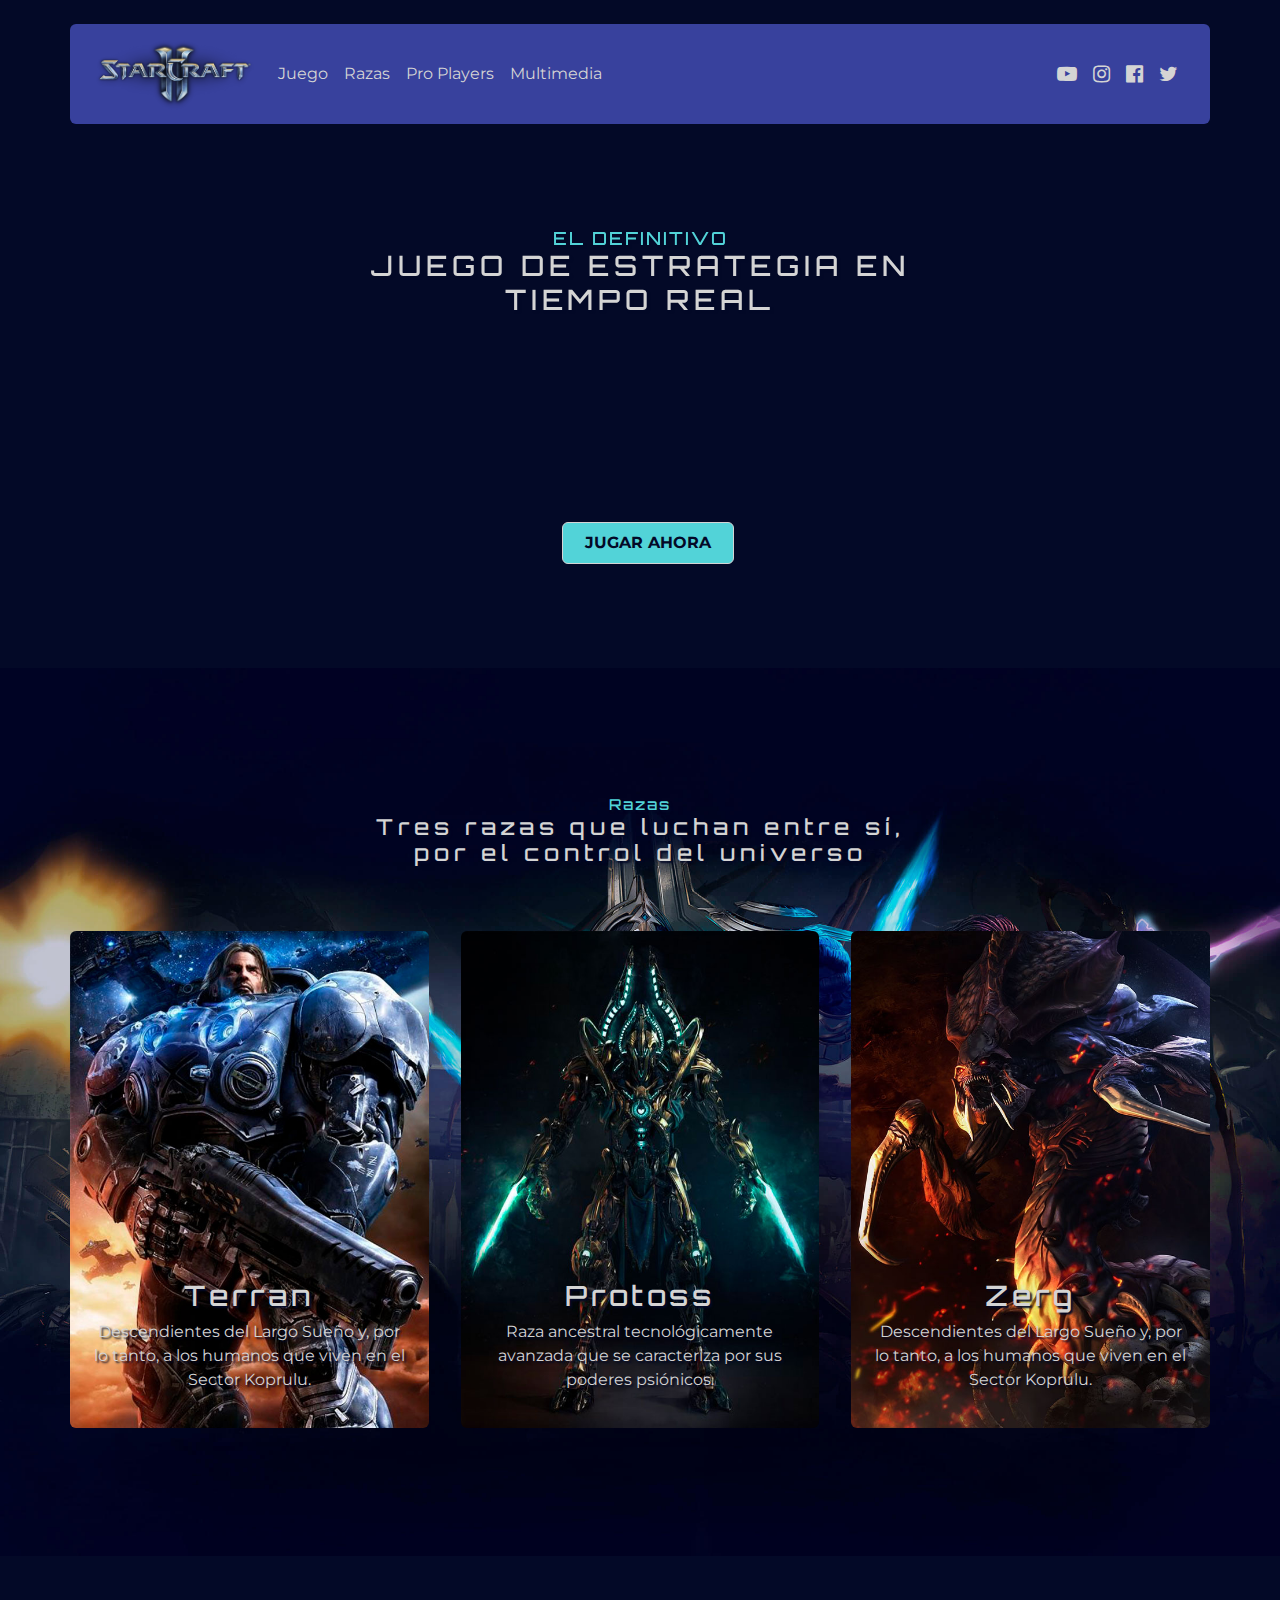
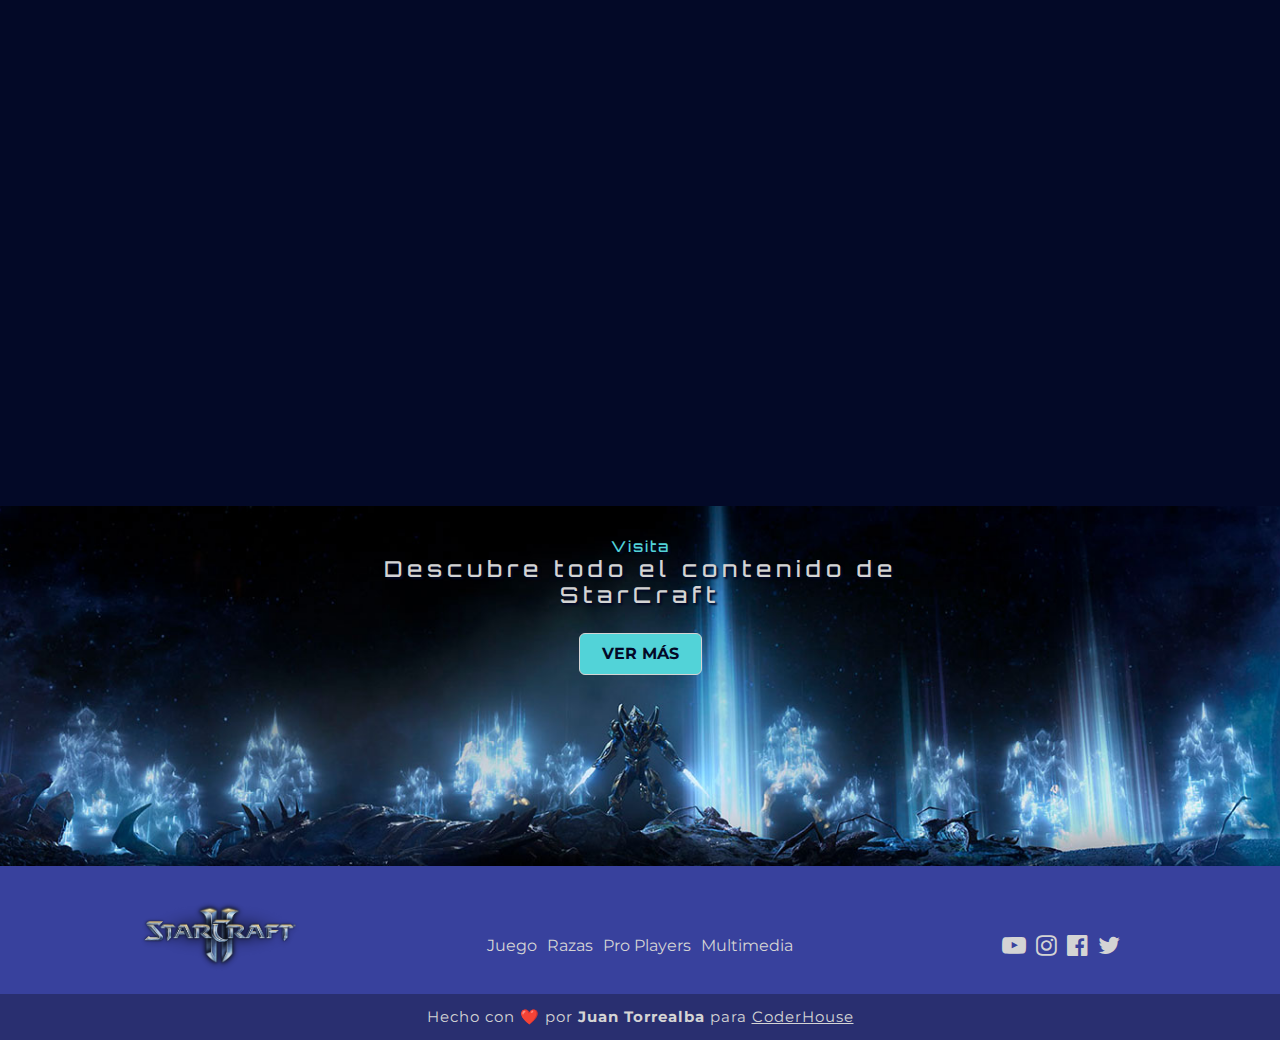
<file: index.html>
<!DOCTYPE html>
<html lang="es">
<head>
    <meta charset="UTF-8">
    <meta name="viewport" content="width=device-width, initial-scale=1.0">
    <meta name="description" content="Página informativa de StarCraft">
    <meta name="keywords" content="StarCraft, Juego de estratégia, Protoss, Zerg, Terran">
    <meta name="author" content="Juan Torrealba">
    <meta name="robots" content="noindex" />
    <link rel="icon" type="image/x-icon" href="https://jt0rrealba.github.io/starcraft/assets/img-sc-001.png">
    <link href="https://unpkg.com/aos@2.3.1/dist/aos.css" rel="stylesheet">
    <link rel="stylesheet" href="https://cdnjs.cloudflare.com/ajax/libs/font-awesome/4.7.0/css/font-awesome.min.css">
    <link rel="stylesheet" href="css/bootstrap.min.css">
    <link rel="stylesheet" href="css/style.min.css">
    <title>StarCraft | Juan Torrealba</title>
</head>
<body>
    
    <!-- Barra de navegación -->
    <header class="header container-lg rounded mt-4 sticky-top">
        <nav class="navbar navbar-expand-lg">
            <div class="container-fluid">
                <a class="navbar-brand" href="https://jt0rrealba.github.io/starcraft/">
                    <img src="https://jt0rrealba.github.io/starcraft/assets/img-sc-001.png" loading="lazy" alt="Logo" width="200" height="200">
                </a>
              <button class="navbar-toggler" type="button" data-bs-toggle="collapse" data-bs-target="#navbarNav" aria-controls="navbarNav" aria-expanded="false" aria-label="Toggle navigation">
                <span class="navbar-toggler-icon"></span>
              </button>
              <div class="collapse navbar-collapse" id="navbarNav">
                <ul class="navbar-nav">
                  <li class="nav-item">
                    <a class="nav-link" href="pages/juego.html">Juego</a>
                  </li>
                  <li class="nav-item">
                    <a class="nav-link" href="pages/razas.html">Razas</a>
                  </li>
                  <li class="nav-item">
                    <a class="nav-link" href="pages/proplayers.html">Pro Players</a>
                  </li>
                  <li class="nav-item">
                    <a class="nav-link" href="pages/multimedia.html">Multimedia</a>
                  </li>
                </ul>
                <ul class="navbar-nav redes-sociales">
                    <li class="nav-item">
                      <a class="nav-link" href="https://www.youtube.com/blizzard"><i class="fa fa-youtube-play"></i></a>	
                    </li>
                    <li class="nav-item">
                      <a class="nav-link" href="https://www.instagram.com/blizzard/"><i class="fa fa-instagram"></i></a>	
                    </li>
                    <li class="nav-item">
                      <a class="nav-link" href="https://www.facebook.com/Blizzard/"><i class="fa fa-facebook-official"></i></a>	
                    </li>
                    <li class="nav-item">
                      <a class="nav-link" href="https://twitter.com/Blizzard_Ent"><i class="fa fa-twitter"></i></a>	
                    </li>
                </ul>
              </div>
            </div>
          </nav>
    </header>
    <!-- Fin Barra de navegación -->

    <!-- Hero -->
    <section class="hero container-lg rounded mt-4" data-aos="fade-down">
      <iframe src="https://player.vimeo.com/video/150638957?h=eb0a9fb94c&amp;autoplay=1&amp;title=0&amp;byline=0&amp;portrait=0&amp;mute=1&amp;background=1" frameborder="0" allowfullscreen="allowfullscreen"></iframe>
      <div class="text__content">
        <h1><span>EL DEFINITIVO</span>JUEGO DE ESTRATEGIA EN TIEMPO REAL</h1>
      </div>
      <a class="button rounded" href="pages/juego.html" target="_blank" role='button' type='button'>Jugar Ahora</a>
    </section>
    <!-- Fin Hero -->

    <!-- Razas -->
    <section class="razas">
        <h2><span>Razas</span>Tres razas que luchan entre sí, por el control del universo</h2>
        <div class="razas__grid container-lg">
          <a href="pages/razas.html#terrans" role='button' type='button'>
            <div class="razas__item rounded">
              <img src="https://jt0rrealba.github.io/starcraft/assets/img-sc-003.jpg" alt="Imagen StarCraft" loading="lazy" width="200" height="200">
              <div class="razas__text">
                <h3>Terran</h3>
                <p>Descendientes del Largo Sueño y, por lo tanto, a los humanos que viven en el Sector Koprulu.</p>
              </div>
            </div>
          </a><!-- Fin Item -->
          
          <a href="pages/razas.html#protoss" role='button' type='button'>
            <div class="razas__item rounded">
              <img src="https://jt0rrealba.github.io/starcraft/assets/img-sc-004.jpg" alt="Imagen StarCraft" loading="lazy" width="200" height="200">
              <div class="razas__text">
                <h3>Protoss</h3>
                <p>Raza ancestral tecnológicamente avanzada que se caracteriza por sus poderes psiónicos.</p>
              </div>
            </div>
          </a><!-- Fin Item -->

          <a href="pages/razas.html#zergs" role='button' type='button'>
            <div class="razas__item rounded">
              <img src="https://jt0rrealba.github.io/starcraft/assets/img-sc-005.jpg" alt="Imagen StarCraft" loading="lazy" width="200" height="200">
              <div class="razas__text">
                <h3>Zerg</h3>
                <p>Descendientes del Largo Sueño y, por lo tanto, a los humanos que viven en el Sector Koprulu.</p>
              </div>
            </div>
          </a><!-- Fin Item -->
        </div>
       
    </section>
    <!-- Fin Razas -->

    <!-- Pro Players -->
    <section class="proPlayers container-lg mt-4" data-aos="zoom-in">>
        <picture>
          <source media="(min-width: 768px)" srcset="https://jt0rrealba.github.io/starcraft/assets/img-sc-010.jpg">
          <img class="rounded" src="https://jt0rrealba.github.io/starcraft/assets/img-sc-011.jpg" alt="Imagen StarCraft" loading="lazy" width="200" height="200">
        </picture>
        <div class="proPlayers__text">
          <h2><span>Pro Players</span>Descubre los mejores pro players del mundo</h2>
          <a class="button rounded" href="page/proplayers.html" target="_blank" role='button' type='button'>Ver más</a>
        </div>
    </section>
    <!-- Fin Pro Players -->

    <!-- Multimedia -->
    <section class="multimedia mt-5">
      <div class="multimedia__text">
        <h2><span>Visita</span>Descubre todo el contenido de StarCraft</h2>
        <a class="button rounded" href="page/multimedia.html" target="_blank" role='button' type='button'>Ver más</a>
      </div>
    </section>
    <!-- Fin Multimedia -->

    <!-- Footer -->
    <footer class="footer">
      <div class="footer__container container-lg">
        <div class="footer__item">
          <a class="navbar-brand" href="https://jt0rrealba.github.io/starcraft/">
            <img src="https://jt0rrealba.github.io/starcraft/assets/img-sc-001.png" alt="Logo" width="200" height="200">
          </a>
        </div>
        <div class="footer__item">
          <ul class="navbar-nav">
            <li class="nav-item">
              <a class="nav-link" href="pages/juego.html">Juego</a>
            </li>
            <li class="nav-item">
              <a class="nav-link" href="pages/razas.html">Razas</a>
            </li>
            <li class="nav-item">
              <a class="nav-link" href="pages/proplayers.html">Pro Players</a>
            </li>
            <li class="nav-item">
              <a class="nav-link" href="pages/multimedia.html">Multimedia</a>
            </li>
          </ul>
        </div>
        <div class="footer__item">
          <ul class="navbar-nav redes-sociales">
            <li class="nav-item">
              <a class="nav-link" href="https://www.youtube.com/blizzard"><i class="fa fa-youtube-play"></i></a>	
            </li>
            <li class="nav-item">
              <a class="nav-link" href="https://www.instagram.com/blizzard/"><i class="fa fa-instagram"></i></a>	
            </li>
            <li class="nav-item">
              <a class="nav-link" href="https://www.facebook.com/Blizzard/"><i class="fa fa-facebook-official"></i></a>	
            </li>
            <li class="nav-item">
              <a class="nav-link" href="https://twitter.com/Blizzard_Ent"><i class="fa fa-twitter"></i></a>	
            </li>
          </ul>
        </div>
      </div>
      <div class="footer__proyecto">
        <div class="footer__text">
          <p>Hecho con ❤️ por <strong>Juan Torrealba</strong> para <a href="https://www.coderhouse.com/cl" target="_blank">CoderHouse</a></p>
        </div>
      </div>
    </footer>
    <!-- Fin Footer -->

    <script src="https://unpkg.com/aos@2.3.1/dist/aos.js"></script>
    <script src="js/bootstrap.bundle.min.js"></script>
    <script>
      AOS.init();
    </script>
</body>
</html>
</file>
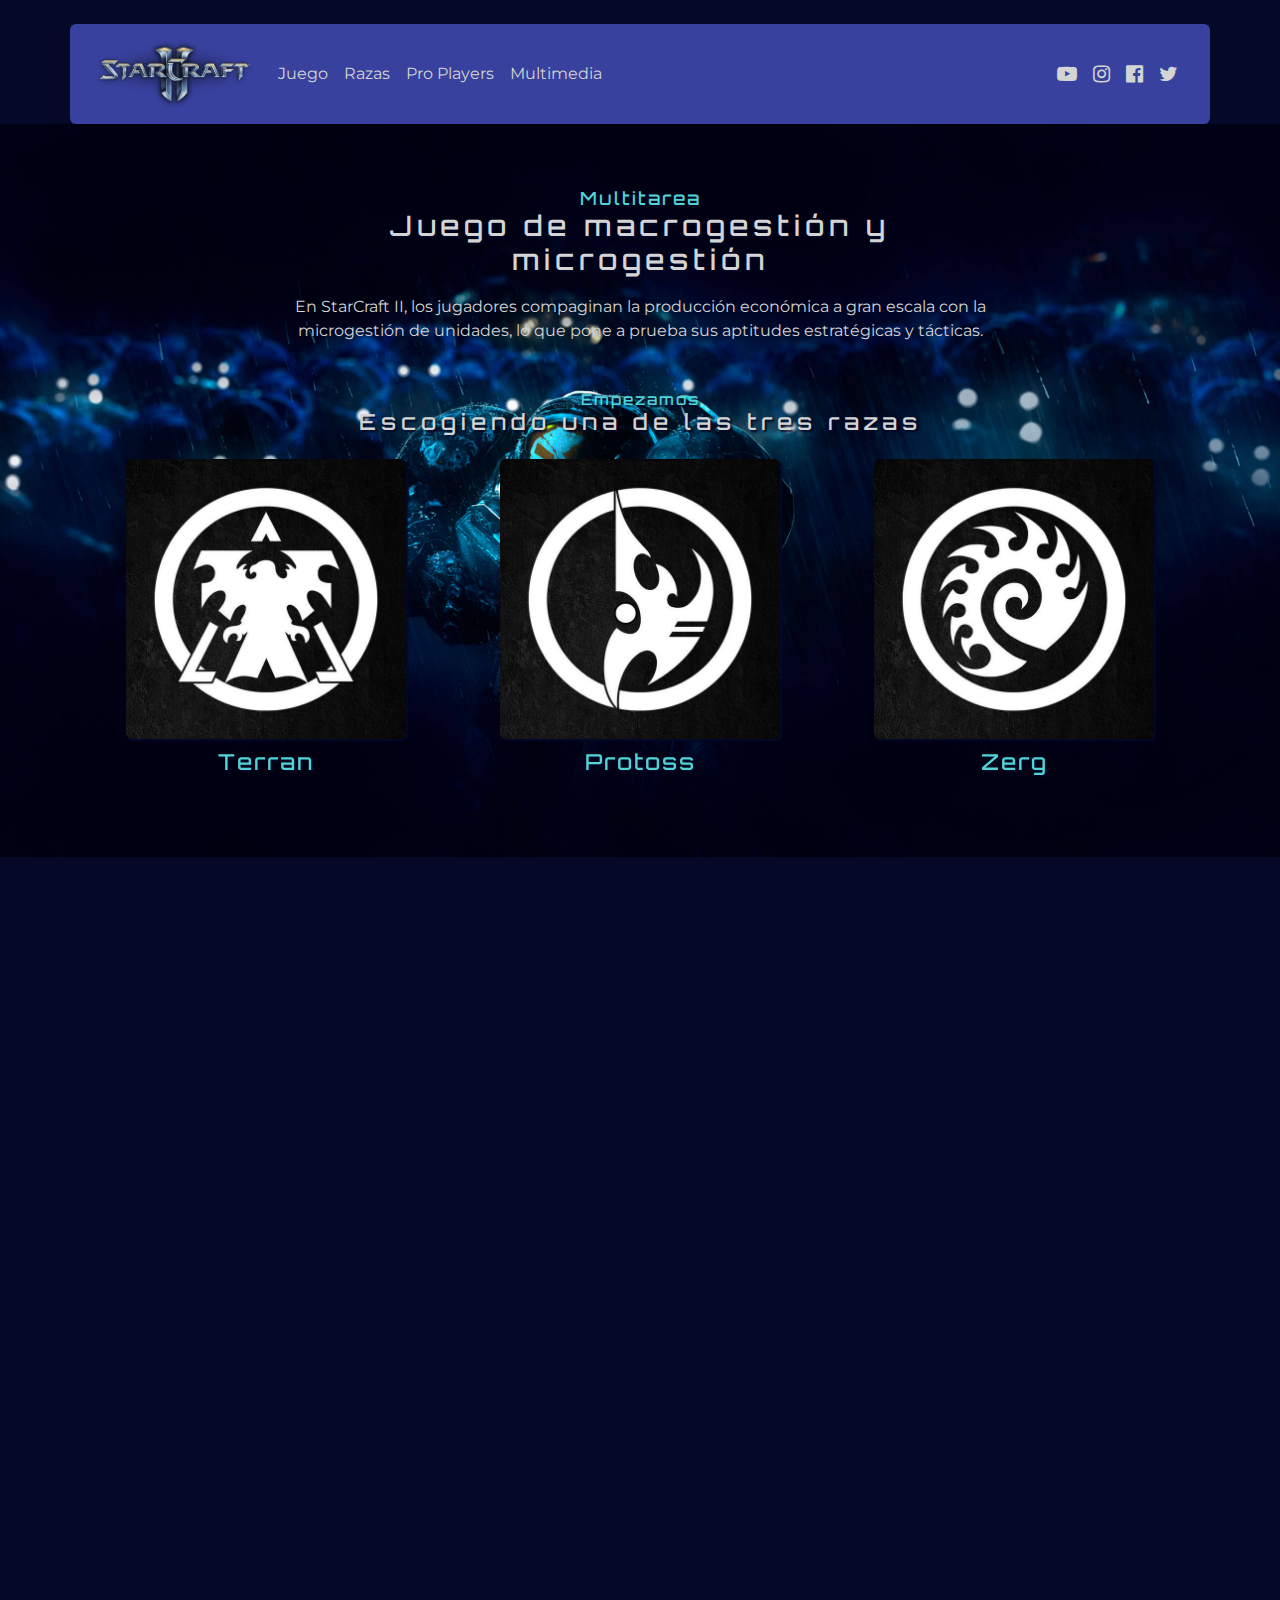
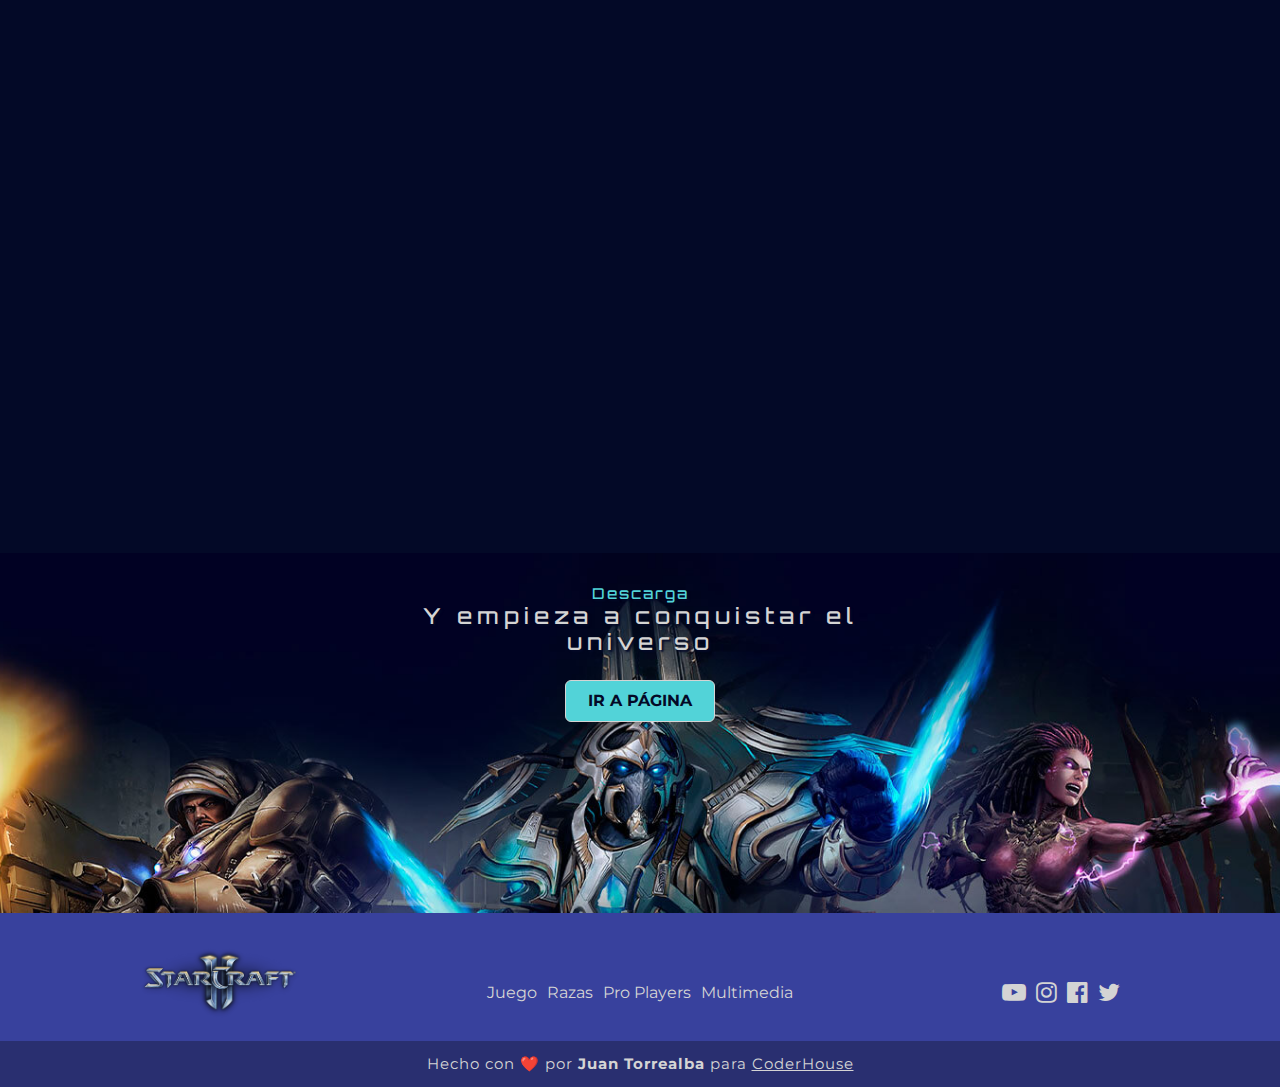
<file: pages/juego.html>
<!DOCTYPE html>
<html lang="es">
<head>
    <meta charset="UTF-8">
    <meta name="viewport" content="width=device-width, initial-scale=1.0">
    <meta name="description" content="Página informativa de StarCraft">
    <meta name="keywords" content="StarCraft, Juego de estratégia, Protoss, Zerg, Terran">
    <meta name="author" content="Juan Torrealba">
    <meta name="robots" content="noindex" />
    <link rel="icon" type="image/x-icon" href="../assets/img-sc-001.png">
    <link href="https://unpkg.com/aos@2.3.1/dist/aos.css" rel="stylesheet">
    <link rel="stylesheet" href="https://cdnjs.cloudflare.com/ajax/libs/font-awesome/4.7.0/css/font-awesome.min.css">
    <link rel="stylesheet" href="../css/bootstrap.min.css">
    <link rel="stylesheet" href="../css/style.min.css">
    <title>StarCraft | Juan Torrealba</title>
</head>
<body class="pageJuego">
    
    <!-- Barra de navegación -->
    <header class="header container-lg rounded mt-4 sticky-top">
        <nav class="navbar navbar-expand-lg">
            <div class="container-fluid">
                <a class="navbar-brand" href="https://jt0rrealba.github.io/starcraft/">
                    <img src="https://jt0rrealba.github.io/starcraft/assets/img-sc-001.png" alt="Logo" loading="lazy" width="200" height="200">
                </a>
              <button class="navbar-toggler" type="button" data-bs-toggle="collapse" data-bs-target="#navbarNav" aria-controls="navbarNav" aria-expanded="false" aria-label="Toggle navigation">
                <span class="navbar-toggler-icon"></span>
              </button>
              <div class="collapse navbar-collapse" id="navbarNav">
                <ul class="navbar-nav">
                  <li class="nav-item">
                    <a class="nav-link" href="juego.html">Juego</a>
                  </li>
                  <li class="nav-item">
                    <a class="nav-link" href="razas.html">Razas</a>
                  </li>
                  <li class="nav-item">
                    <a class="nav-link" href="proplayers.html">Pro Players</a>
                  </li>
                  <li class="nav-item">
                    <a class="nav-link" href="multimedia.html">Multimedia</a>
                  </li>
                </ul>
                <ul class="navbar-nav redes-sociales">
                    <li class="nav-item">
                      <a class="nav-link" href="https://www.youtube.com/blizzard"><i class="fa fa-youtube-play"></i></a>	
                    </li>
                    <li class="nav-item">
                      <a class="nav-link" href="https://www.instagram.com/blizzard/"><i class="fa fa-instagram"></i></a>	
                    </li>
                    <li class="nav-item">
                      <a class="nav-link" href="https://www.facebook.com/Blizzard/"><i class="fa fa-facebook-official"></i></a>	
                    </li>
                    <li class="nav-item">
                      <a class="nav-link" href="https://twitter.com/Blizzard_Ent"><i class="fa fa-twitter"></i></a>	
                    </li>
                </ul>
              </div>
            </div>
          </nav>
    </header>
    <!-- Fin Barra de navegación -->
    

    <!-- Hero -->
    <section class="hero-juego">
        <div class="hero-juego__container container-lg">
            <div class="hero-juego__text">
                <h1><span>Multitarea</span>Juego de macrogestión y microgestión</h1>
                <p>En StarCraft II, los jugadores compaginan la producción económica a gran escala con la microgestión de unidades, lo que pone a prueba sus aptitudes estratégicas y tácticas.</p>
            </div>
            <h2 class="mt-5"><span>Empezamos</span>Escogiendo una de las tres razas</h2>
            <div class="hero-juego__grid">
                <div class="hero-juego__item" data-aos="zoom-in">
                    <img class="rounded" src="https://jt0rrealba.github.io/starcraft/assets/img-sc-012.jpg" alt="Imagen StarCraft" loading="lazy" width="200" height="200">
                    <h3>Terran</h3>
                </div>
                <div class="hero-juego__item" data-aos="zoom-in">
                    <img class="rounded" src="https://jt0rrealba.github.io/starcraft/assets/img-sc-013.jpg" alt="Imagen StarCraft" loading="lazy" width="200" height="200">
                    <h3>Protoss</h3>
                </div>
                <div class="hero-juego__item" data-aos="zoom-in">
                    <img class="rounded" src="https://jt0rrealba.github.io/starcraft/assets/img-sc-014.jpg" alt="Imagen StarCraft" loading="lazy" width="200" height="200">
                    <h3>Zerg</h3>
                </div>
            </div>
        </div>
    </section>
    <!-- Fin Hero -->

    <!-- Pasos -->
    <section class="pasos-juego container-lg mt-5" data-aos="zoom-in-right">
        <h2><span>CONCEPTOS BÁSICOS</span>UNA GUÍA PARA LA CONQUISTA DE LA GALAXIA</h2>
        <div class="pasos-juego__grid mb-5 mt-5">
            <picture>
                <source media="(min-width: 768px)" srcset="https://jt0rrealba.github.io/starcraft/assets/img-sc-016.jpg">
                <img class="rounded" src="https://jt0rrealba.github.io/starcraft/assets/img-sc-017.jpg" alt="Imagen StarCraft" loading="lazy" width="200" height="200">
            </picture>
            <div class="pasos-juego__text">
                <h3>1. CONSTRUYE UNA BASE</h3>
                <p>Recolecta minerales y gas vespeno para construir estructuras de producción y mejorar tu tecnología.</p>
            </div>
        </div>
        <div class="pasos-juego__grid mb-5" data-aos="zoom-in-left">
            <picture>
                <source media="(min-width: 768px)" srcset="https://jt0rrealba.github.io/starcraft/assets/img-sc-018.jpg">
                <img class="rounded" src="https://jt0rrealba.github.io/starcraft/assets/img-sc-019.jpg" alt="Imagen StarCraft" loading="lazy" width="200" height="200">
            </picture>
            <div class="pasos-juego__text pasos__order">
                <h3>2. LEVANTA UN EJÉRCITO</h3>
                <p>Gasta minerales y gas vespeno para levantar un ejército poderoso y único.</p>
            </div>
        </div>
        <div class="pasos-juego__grid mb-5" data-aos="zoom-in-right">
            <picture>
                <source media="(min-width: 768px)" srcset="https://jt0rrealba.github.io/starcraft/assets/img-sc-020.jpg">
                <img class="rounded" src="https://jt0rrealba.github.io/starcraft/assets/img-sc-021.jpg" alt="Imagen StarCraft" loading="lazy" width="200" height="200">
            </picture>
            <div class="pasos-juego__text">
                <h3>3. MARCHA HACIA LA BATALLA</h3>
                <p>Despliega tus fuerzas con creatividad y acierto para superar a tus oponentes.</p>
            </div>
        </div>
    </section>
    <!-- Fin Pasos -->

    <!-- Descargar -->
    <section class="descarga-juego mt-5">
        <div class="descarga-juego__text">
          <h2><span>Descarga</span>Y empieza a conquistar el universo</h2>
          <a class="button rounded" href="page/multimedia.html" target="_blank" role='button' type='button'>Ir a página</a>
        </div>
      </section>
      <!-- Fin Descargar -->

    <!-- Footer -->
    <footer class="footer">
      <div class="footer__container container-lg">
        <div class="footer__item">
          <a class="navbar-brand" href="https://jt0rrealba.github.io/starcraft/">
            <img src="https://jt0rrealba.github.io/starcraft/assets/img-sc-001.png" alt="Logo" width="200" height="200">
          </a>
        </div>
        <div class="footer__item">
          <ul class="navbar-nav">
            <li class="nav-item">
              <a class="nav-link" href="juego.html">Juego</a>
            </li>
            <li class="nav-item">
              <a class="nav-link" href="razas.html">Razas</a>
            </li>
            <li class="nav-item">
              <a class="nav-link" href="proplayers.html">Pro Players</a>
            </li>
            <li class="nav-item">
              <a class="nav-link" href="multimedia.html">Multimedia</a>
            </li>
          </ul>
        </div>
        <div class="footer__item">
          <ul class="navbar-nav redes-sociales">
            <li class="nav-item">
              <a class="nav-link" href="https://www.youtube.com/blizzard"><i class="fa fa-youtube-play"></i></a>	
            </li>
            <li class="nav-item">
              <a class="nav-link" href="https://www.instagram.com/blizzard/"><i class="fa fa-instagram"></i></a>	
            </li>
            <li class="nav-item">
              <a class="nav-link" href="https://www.facebook.com/Blizzard/"><i class="fa fa-facebook-official"></i></a>	
            </li>
            <li class="nav-item">
              <a class="nav-link" href="https://twitter.com/Blizzard_Ent"><i class="fa fa-twitter"></i></a>	
            </li>
          </ul>
        </div>
      </div>
      <div class="footer__proyecto">
        <div class="footer__text">
          <p>Hecho con ❤️ por <strong>Juan Torrealba</strong> para <a href="https://www.coderhouse.com/cl" target="_blank">CoderHouse</a></p>
        </div>
      </div>
    </footer>
    <!-- Fin Footer -->


    <script src="https://unpkg.com/aos@2.3.1/dist/aos.js"></script>
    <script src="../js/bootstrap.bundle.min.js"></script>
    <script>
      AOS.init();
    </script>
</body>
</html>
</file>
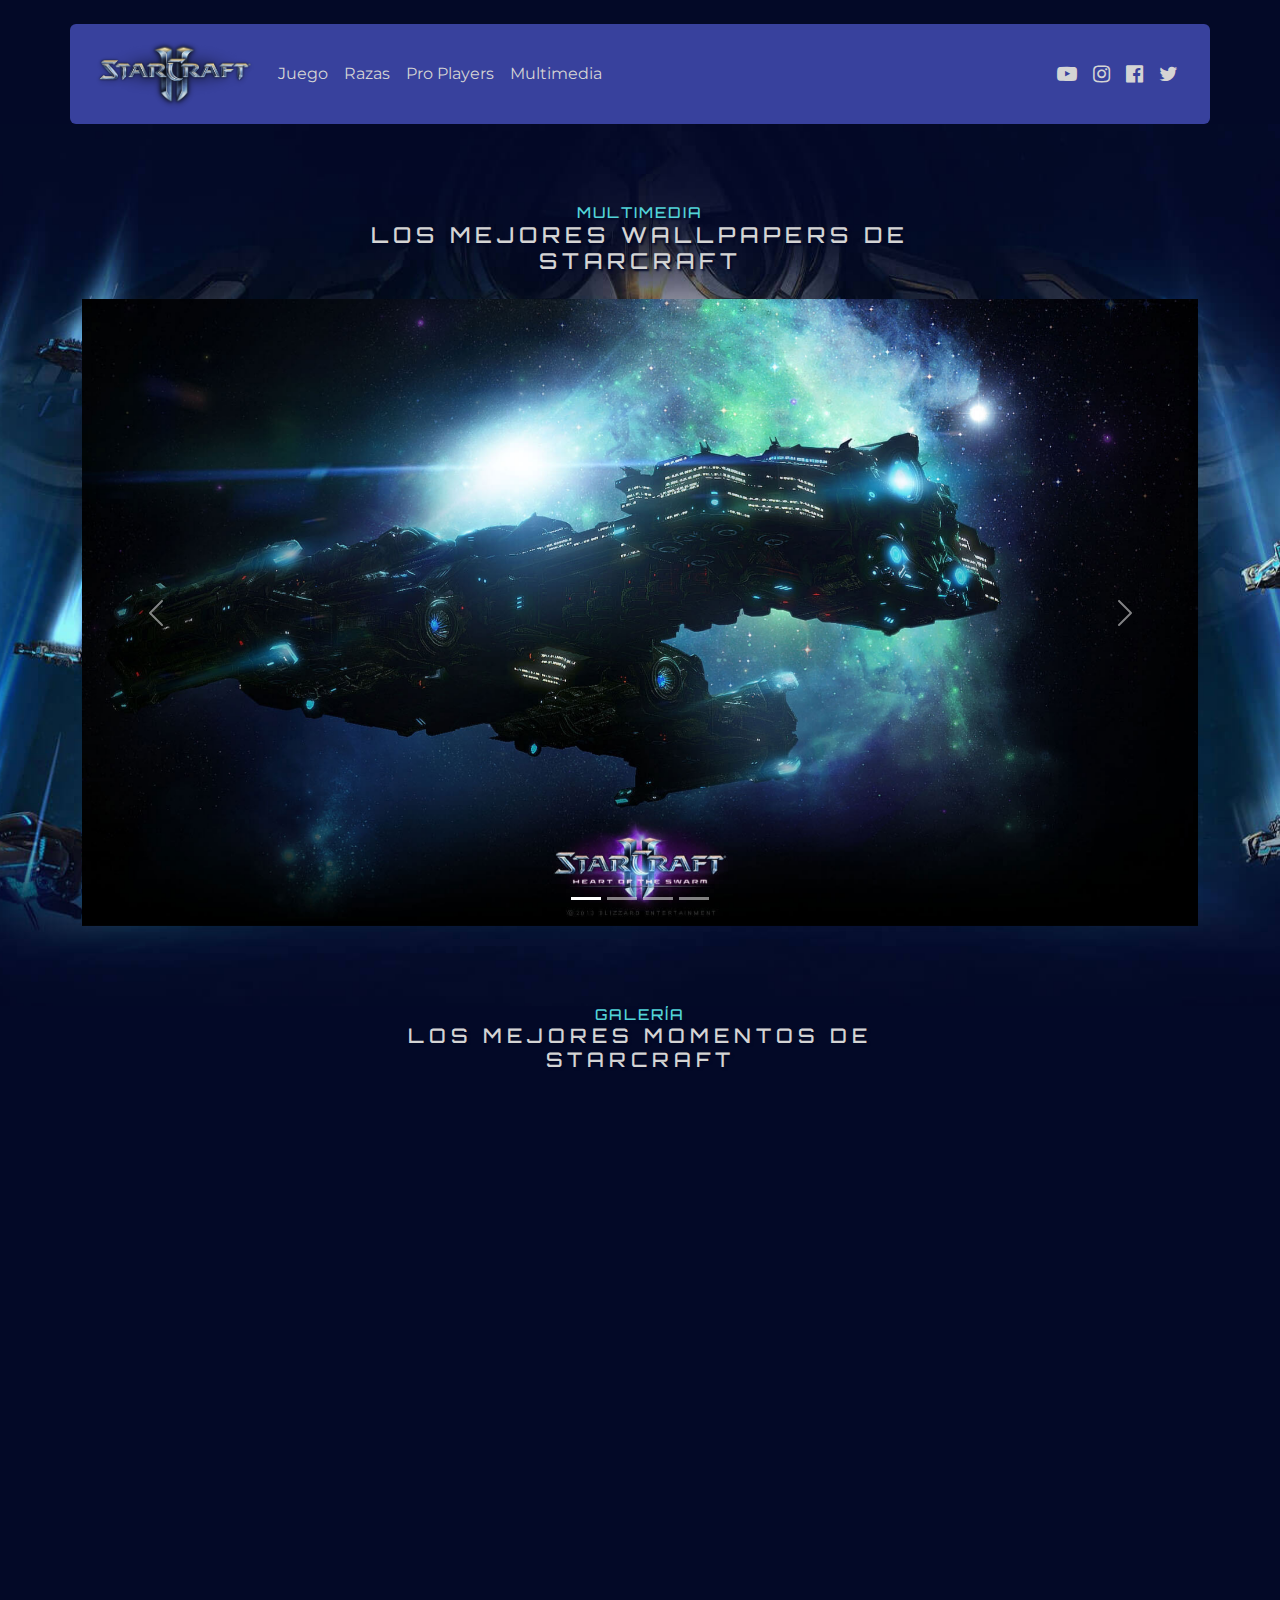
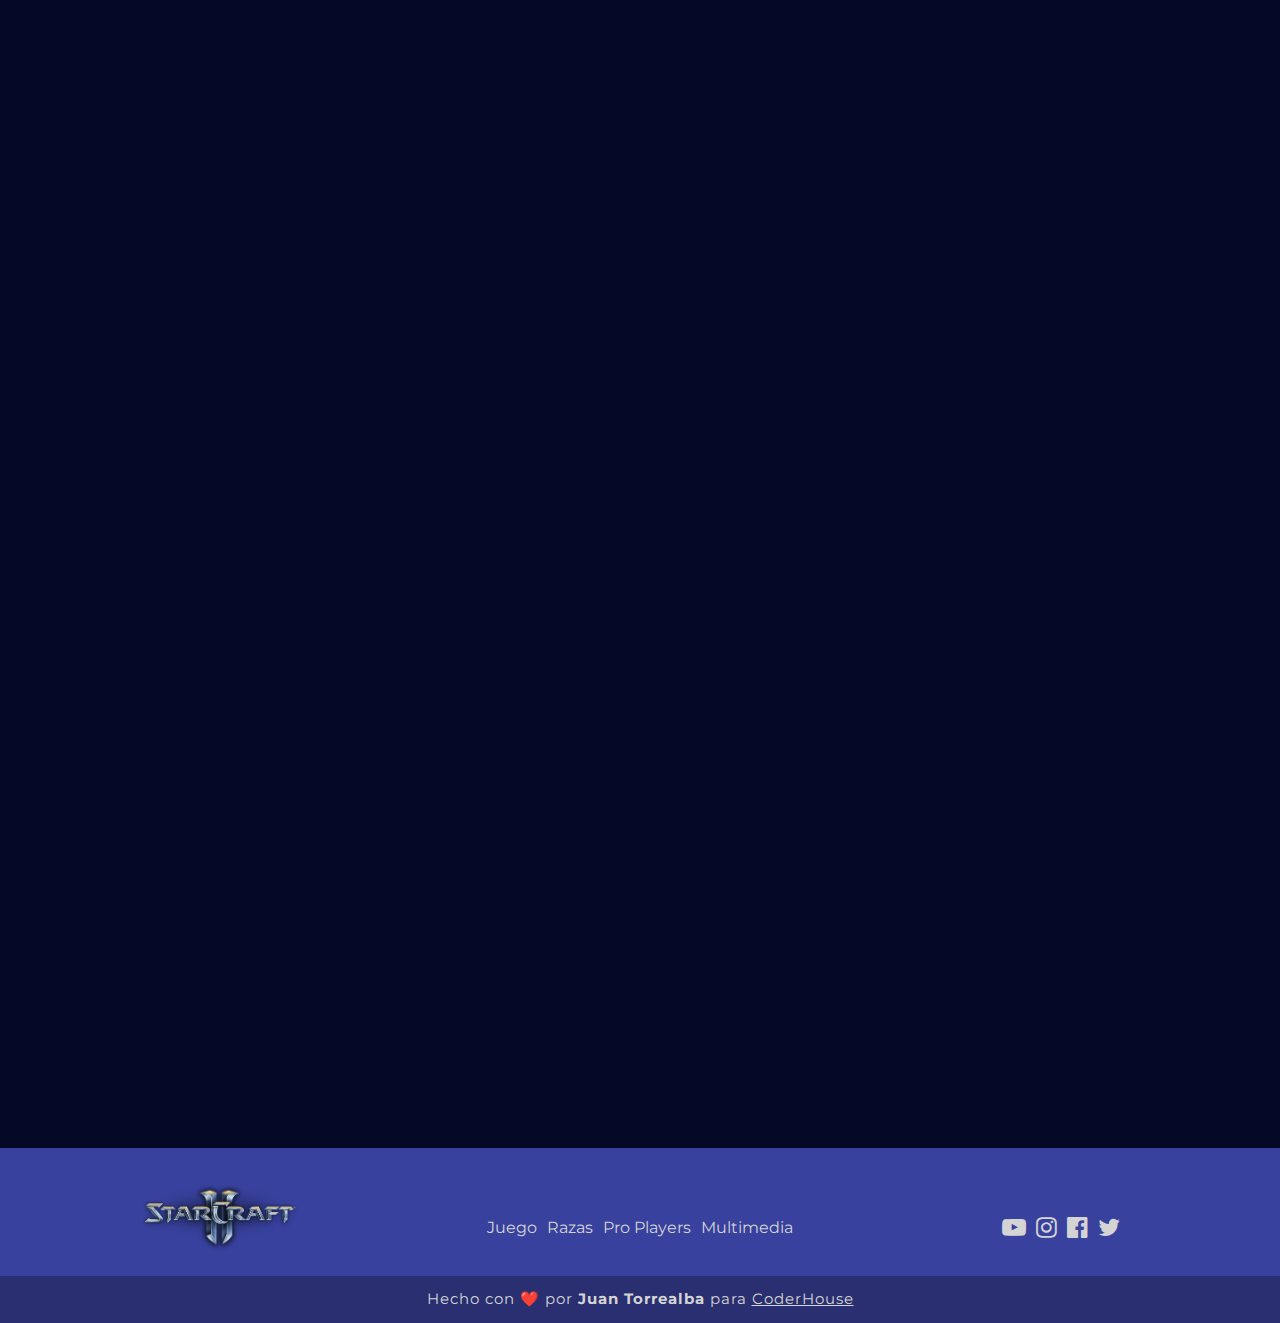
<file: pages/multimedia.html>
<!DOCTYPE html>
<html lang="es">
<head>
    <meta charset="UTF-8">
    <meta name="viewport" content="width=device-width, initial-scale=1.0">
    <meta name="description" content="Página informativa de StarCraft">
    <meta name="keywords" content="StarCraft, Juego de estratégia, Protoss, Zerg, Terran">
    <meta name="author" content="Juan Torrealba">
    <meta name="robots" content="noindex" />
    <link rel="icon" type="image/x-icon" href="https://jt0rrealba.github.io/starcraft/assets/img-sc-001.png">
    <link href="https://unpkg.com/aos@2.3.1/dist/aos.css" rel="stylesheet">
    <link rel="stylesheet" href="https://cdnjs.cloudflare.com/ajax/libs/font-awesome/4.7.0/css/font-awesome.min.css">
    <link rel="stylesheet" href="../css/bootstrap.min.css">
    <link rel="stylesheet" href="../css/style.min.css">
    <title>StarCraft | Juan Torrealba</title>
</head>
<body>
    
    <!-- Barra de navegación -->
    <header class="header container-lg rounded mt-4 sticky-top">
        <nav class="navbar navbar-expand-lg">
            <div class="container-fluid">
                <a class="navbar-brand" href="https://jt0rrealba.github.io/starcraft/">
                    <img src="https://jt0rrealba.github.io/starcraft/assets/img-sc-001.png" loading="lazy" alt="Logo" width="200" height="200">
                </a>
              <button class="navbar-toggler" type="button" data-bs-toggle="collapse" data-bs-target="#navbarNav" aria-controls="navbarNav" aria-expanded="false" aria-label="Toggle navigation">
                <span class="navbar-toggler-icon"></span>
              </button>
              <div class="collapse navbar-collapse" id="navbarNav">
                <ul class="navbar-nav">
                  <li class="nav-item">
                    <a class="nav-link" href="juego.html">Juego</a>
                  </li>
                  <li class="nav-item">
                    <a class="nav-link" href="razas.html">Razas</a>
                  </li>
                  <li class="nav-item">
                    <a class="nav-link" href="proplayers.html">Pro Players</a>
                  </li>
                  <li class="nav-item">
                    <a class="nav-link" href="multimedia.html">Multimedia</a>
                  </li>
                </ul>
                <ul class="navbar-nav redes-sociales">
                    <li class="nav-item">
                      <a class="nav-link" href="https://www.youtube.com/blizzard"><i class="fa fa-youtube-play"></i></a>	
                    </li>
                    <li class="nav-item">
                      <a class="nav-link" href="https://www.instagram.com/blizzard/"><i class="fa fa-instagram"></i></a>	
                    </li>
                    <li class="nav-item">
                      <a class="nav-link" href="https://www.facebook.com/Blizzard/"><i class="fa fa-facebook-official"></i></a>	
                    </li>
                    <li class="nav-item">
                      <a class="nav-link" href="https://twitter.com/Blizzard_Ent"><i class="fa fa-twitter"></i></a>	
                    </li>
                </ul>
              </div>
            </div>
          </nav>
    </header>
    <!-- Fin Barra de navegación -->

    <!-- Hero -->
    <section class="hero-multimedia">
        <h1><span>Multimedia</span>Los mejores wallpapers de StarCraft</h1>
        <div id="hero__slider" class="carousel slide container-lg mt-4" data-bs-ride="true">
            <div class="carousel-indicators">
              <button type="button" data-bs-target="#hero__slider" data-bs-slide-to="0" class="active" aria-current="true" aria-label="Slide 1"></button>
              <button type="button" data-bs-target="#hero__slider" data-bs-slide-to="1" aria-label="Slide 2"></button>
              <button type="button" data-bs-target="#hero__slider" data-bs-slide-to="2" aria-label="Slide 3"></button>
              <button type="button" data-bs-target="#hero__slider" data-bs-slide-to="3" aria-label="Slide 4"></button>
            </div>
            <div class="carousel-inner">
              <div class="carousel-item active">
                <img src="https://jt0rrealba.github.io/starcraft/assets/img-sc-047.jpg" loading="lazy" class="d-block w-100" alt="Img StarCraft" width="200" height="200">
              </div>
              <div class="carousel-item">
                <img src="https://jt0rrealba.github.io/starcraft/assets/img-sc-048.jpg" loading="lazy" class="d-block w-100" alt="Img StarCraft" width="200" height="200">
              </div>
              <div class="carousel-item">
                <img src="https://jt0rrealba.github.io/starcraft/assets/img-sc-049.jpg" loading="lazy" class="d-block w-100" alt="Img StarCraft" width="200" height="200">
              </div>
              <div class="carousel-item">
                <img src="https://jt0rrealba.github.io/starcraft/assets/img-sc-050.jpg" loading="lazy" class="d-block w-100" alt="Img StarCraft" width="200" height="200">
              </div>
            </div>
            <button class="carousel-control-prev" type="button" data-bs-target="#hero__slider" data-bs-slide="prev">
              <span class="carousel-control-prev-icon" aria-hidden="true"></span>
              <span class="visually-hidden">Previous</span>
            </button>
            <button class="carousel-control-next" type="button" data-bs-target="#hero__slider" data-bs-slide="next">
              <span class="carousel-control-next-icon" aria-hidden="true"></span>
              <span class="visually-hidden">Next</span>
            </button>
        </div>
    </section>
    <!-- Fin Hero -->

    <!-- Galeria -->
    <div class="galeria__title container-lg">
        <h2><span>Galería</span>Los mejores momentos de StarCraft</h2>
    </div>
    <section class="galeria-multimedia row container-lg mt-4">
        <div class="col-lg-4 col-md-12 mb-4 mb-lg-0">
            <img src="https://jt0rrealba.github.io/starcraft/assets/img-sc-gc-01.jpg" class="w-100 shadow-1-strong rounded mb-4" loading="lazy" alt="Img StarCraft" width="200" height="200" data-aos="flip-up"/>
            <img src="https://jt0rrealba.github.io/starcraft/assets/img-sc-gc-07.jpg" class="w-100 shadow-1-strong rounded mb-4" loading="lazy" alt="Img StarCraft" width="200" height="200" data-aos="flip-up"/>
        </div>
        <div class="col-lg-4 mb-4 mb-lg-0">
            <img src="https://jt0rrealba.github.io/starcraft/assets/img-sc-gc-08.jpg" class="w-100 shadow-1-strong rounded mb-4" loading="lazy" alt="Img StarCraft" width="200" height="200" data-aos="flip-up"/>
            <img src="https://jt0rrealba.github.io/starcraft/assets/img-sc-gc-03.jpg" class="w-100 shadow-1-strong rounded mb-4" loading="lazy" alt="Img StarCraft" width="200" height="200" data-aos="flip-up"/>
        </div>
        <div class="col-lg-4 mb-4 mb-lg-0">
            <img src="https://jt0rrealba.github.io/starcraft/assets/img-sc-gc-02.jpg" class="w-100 shadow-1-strong rounded mb-4" loading="lazy" alt="Img StarCraft" width="200" height="200" data-aos="flip-up"/>
            <img src="https://jt0rrealba.github.io/starcraft/assets/img-sc-gc-09.jpg" class="w-100 shadow-1-strong rounded mb-4" loading="lazy" alt="Img StarCraft" width="200" height="200" data-aos="flip-up"/>
        </div>
        <div class="col-lg-4 col-md-12 mb-4 mb-lg-0">
            <img src="https://jt0rrealba.github.io/starcraft/assets/img-sc-gc-04.jpg" class="w-100 shadow-1-strong rounded mb-4" loading="lazy" alt="Img StarCraft" width="200" height="200" data-aos="flip-up"/>
            <img src="https://jt0rrealba.github.io/starcraft/assets/img-sc-gc-10.jpg" class="w-100 shadow-1-strong rounded mb-4" loading="lazy" alt="Img StarCraft" width="200" height="200" data-aos="flip-up"/>
        </div>
        <div class="col-lg-4 mb-4 mb-lg-0">
            <img src="https://jt0rrealba.github.io/starcraft/assets/img-sc-gc-11.jpg" class="w-100 shadow-1-strong rounded mb-4" loading="lazy" alt="Img StarCraft" width="200" height="200" data-aos="flip-up"/>
            <img src="https://jt0rrealba.github.io/starcraft/assets/img-sc-gc-06.jpg" class="w-100 shadow-1-strong rounded mb-4" loading="lazy" alt="Img StarCraft" width="200" height="200" data-aos="flip-up"/>
        </div>
        <div class="col-lg-4 mb-4 mb-lg-0">
            <img src="https://jt0rrealba.github.io/starcraft/assets/img-sc-gc-05.jpg" class="w-100 shadow-1-strong rounded mb-4" loading="lazy" alt="Img StarCraft" width="200" height="200" data-aos="flip-up"/>
            <img src="https://jt0rrealba.github.io/starcraft/assets/img-sc-gc-12.jpg" class="w-100 shadow-1-strong rounded mb-4" loading="lazy" alt="Img StarCraft" width="200" height="200" data-aos="flip-up"/>
        </div>
    </section>
    <!-- Fin Galeria -->


    <!-- Footer -->
    <footer class="footer mt-5">
      <div class="footer__container container-lg">
        <div class="footer__item">
          <a class="navbar-brand" href="https://jt0rrealba.github.io/starcraft/">
            <img src="https://jt0rrealba.github.io/starcraft/assets/img-sc-001.png" alt="Logo" width="200" height="200">
          </a>
        </div>
        <div class="footer__item">
          <ul class="navbar-nav">
            <li class="nav-item">
              <a class="nav-link" href="juego.html">Juego</a>
            </li>
            <li class="nav-item">
              <a class="nav-link" href="razas.html">Razas</a>
            </li>
            <li class="nav-item">
              <a class="nav-link" href="proplayers.html">Pro Players</a>
            </li>
            <li class="nav-item">
              <a class="nav-link" href="multimedia.html">Multimedia</a>
            </li>
          </ul>
        </div>
        <div class="footer__item">
          <ul class="navbar-nav redes-sociales">
            <li class="nav-item">
              <a class="nav-link" href="https://www.youtube.com/blizzard"><i class="fa fa-youtube-play"></i></a>	
            </li>
            <li class="nav-item">
              <a class="nav-link" href="https://www.instagram.com/blizzard/"><i class="fa fa-instagram"></i></a>	
            </li>
            <li class="nav-item">
              <a class="nav-link" href="https://www.facebook.com/Blizzard/"><i class="fa fa-facebook-official"></i></a>	
            </li>
            <li class="nav-item">
              <a class="nav-link" href="https://twitter.com/Blizzard_Ent"><i class="fa fa-twitter"></i></a>	
            </li>
          </ul>
        </div>
      </div>
      <div class="footer__proyecto">
        <div class="footer__text">
          <p>Hecho con ❤️ por <strong>Juan Torrealba</strong> para <a href="https://www.coderhouse.com/cl" target="_blank">CoderHouse</a></p>
        </div>
      </div>
    </footer>
    <!-- Fin Footer -->


    <script src="https://unpkg.com/aos@2.3.1/dist/aos.js"></script>
    <script src="../js/bootstrap.bundle.min.js"></script>
    <script>
      AOS.init();
    </script>
</body>
</html>
</file>
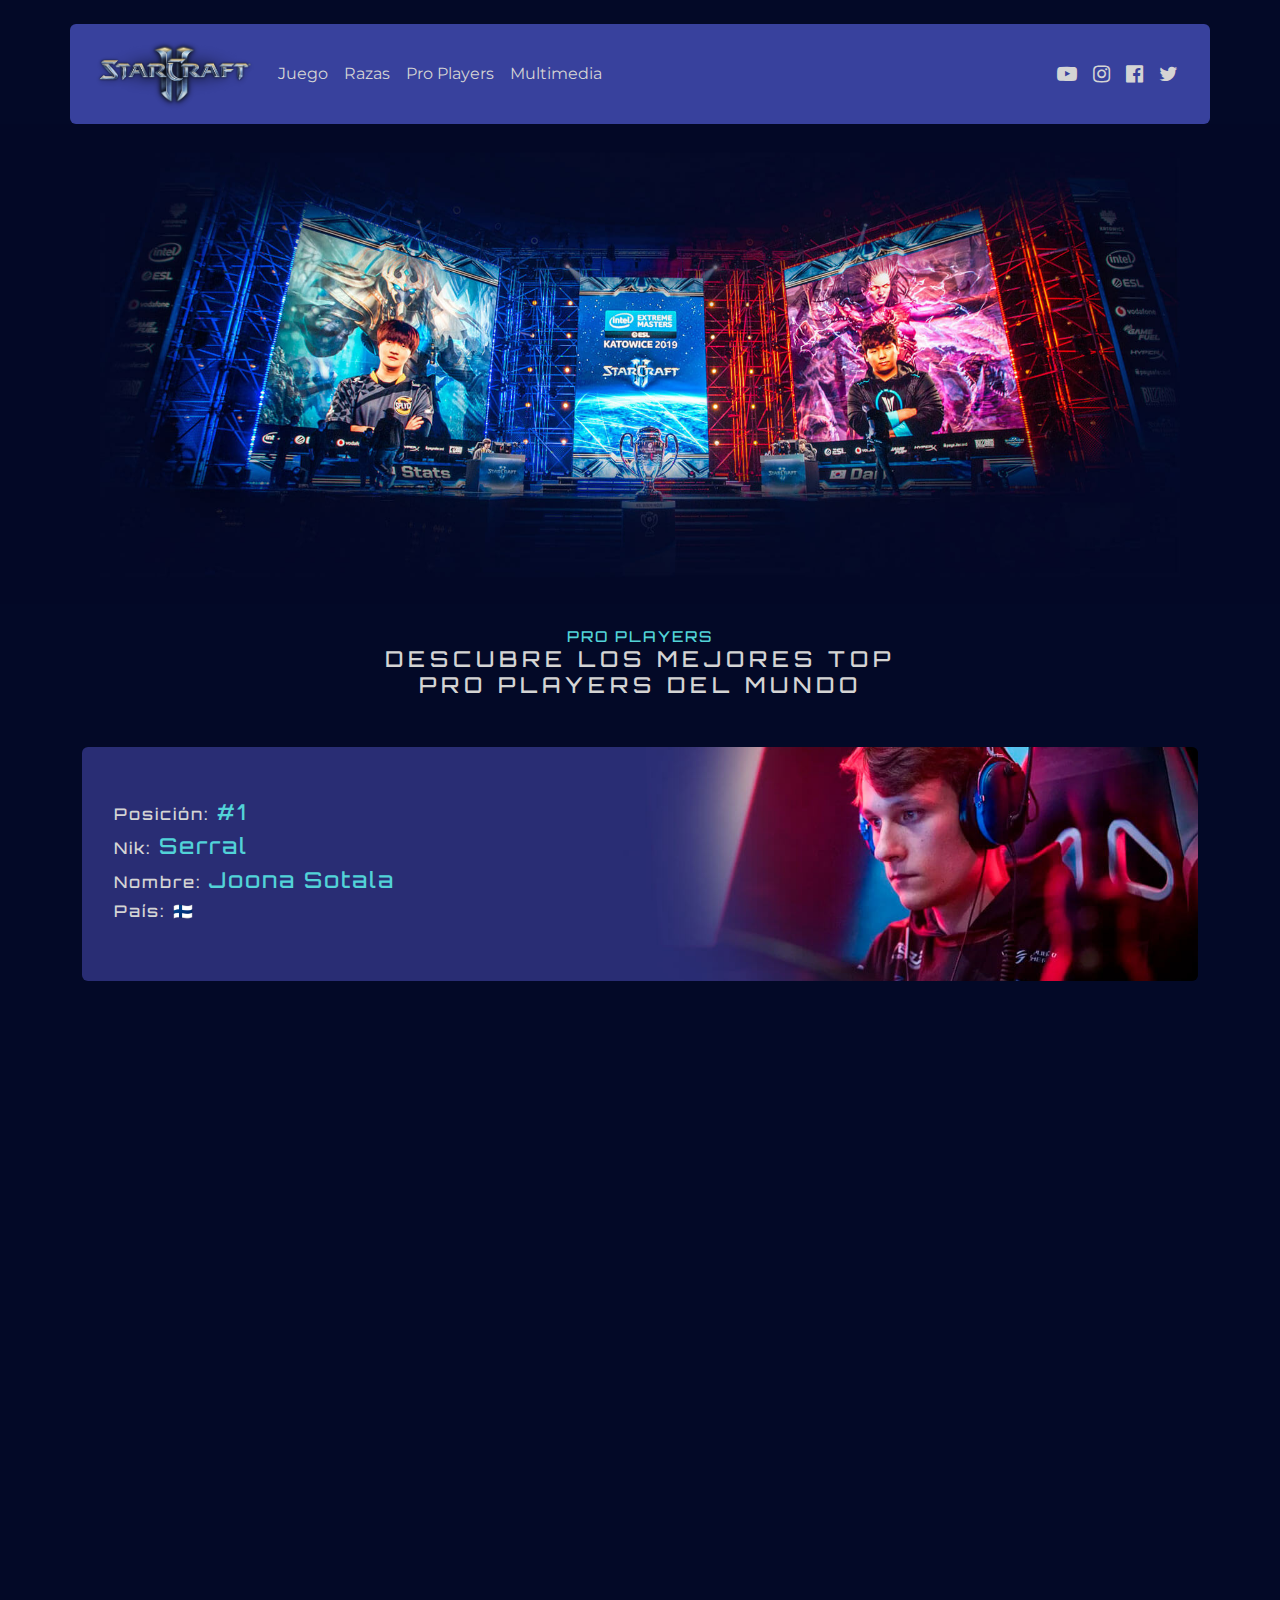
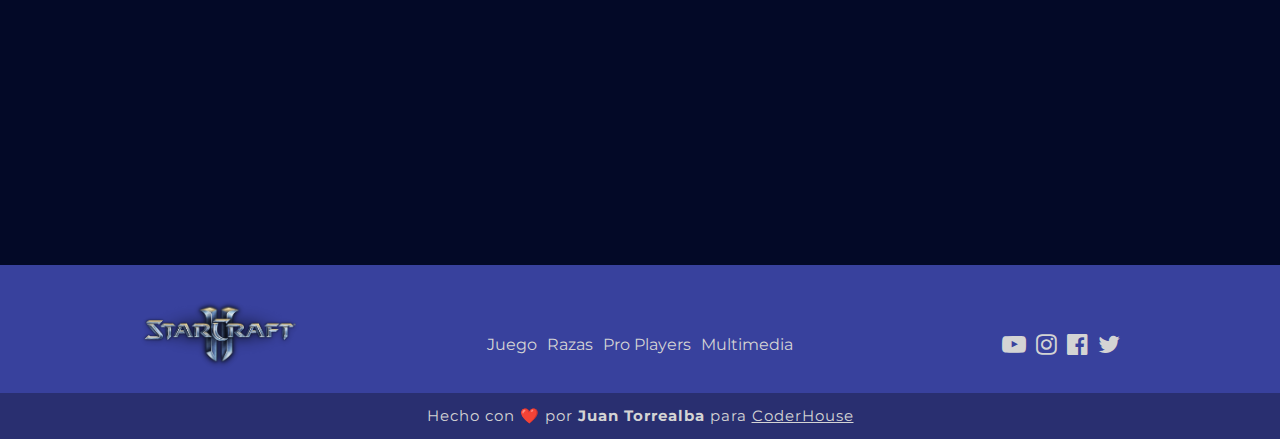
<file: pages/proplayers.html>
<!DOCTYPE html>
<html lang="es">
<head>
    <meta charset="UTF-8">
    <meta name="viewport" content="width=device-width, initial-scale=1.0">
    <meta name="description" content="Página informativa de StarCraft">
    <meta name="keywords" content="StarCraft, Juego de estratégia, Protoss, Zerg, Terran">
    <meta name="author" content="Juan Torrealba">
    <meta name="robots" content="noindex" />
    <link rel="icon" type="image/x-icon" href="https://jt0rrealba.github.io/starcraft/assets/img-sc-001.png">
    <link href="https://unpkg.com/aos@2.3.1/dist/aos.css" rel="stylesheet">
    <link rel="stylesheet" href="https://cdnjs.cloudflare.com/ajax/libs/font-awesome/4.7.0/css/font-awesome.min.css">
    <link rel="stylesheet" href="../css/bootstrap.min.css">
    <link rel="stylesheet" href="../css/style.min.css">
    <title>StarCraft | Juan Torrealba</title>
</head>
<body>
    
    <!-- Barra de navegación -->
    <header class="header container-lg rounded mt-4 sticky-top">
        <nav class="navbar navbar-expand-lg">
            <div class="container-fluid">
                <a class="navbar-brand" href="https://jt0rrealba.github.io/starcraft/">
                    <img src="https://jt0rrealba.github.io/starcraft/assets/img-sc-001.png" alt="Logo" width="200" height="200">
                </a>
            <button class="navbar-toggler" type="button" data-bs-toggle="collapse" data-bs-target="#navbarNav" aria-controls="navbarNav" aria-expanded="false" aria-label="Toggle navigation">
                <span class="navbar-toggler-icon"></span>
            </button>
            <div class="collapse navbar-collapse" id="navbarNav">
                <ul class="navbar-nav">
                <li class="nav-item">
                    <a class="nav-link" href="juego.html">Juego</a>
                </li>
                <li class="nav-item">
                    <a class="nav-link" href="razas.html">Razas</a>
                </li>
                <li class="nav-item">
                    <a class="nav-link" href="proplayers.html">Pro Players</a>
                </li>
                <li class="nav-item">
                    <a class="nav-link" href="multimedia.html">Multimedia</a>
                </li>
                </ul>
                <ul class="navbar-nav redes-sociales">
                    <li class="nav-item">
                    <a class="nav-link" href="https://www.youtube.com/blizzard"><i class="fa fa-youtube-play"></i></a>	
                    </li>
                    <li class="nav-item">
                    <a class="nav-link" href="https://www.instagram.com/blizzard/"><i class="fa fa-instagram"></i></a>	
                    </li>
                    <li class="nav-item">
                    <a class="nav-link" href="https://www.facebook.com/Blizzard/"><i class="fa fa-facebook-official"></i></a>	
                    </li>
                    <li class="nav-item">
                    <a class="nav-link" href="https://twitter.com/Blizzard_Ent"><i class="fa fa-twitter"></i></a>	
                    </li>
                </ul>
            </div>
            </div>
        </nav>
    </header>
    <!-- Fin Barra de navegación -->

    <!-- Hero -->
    <section class="hero-proPlayers">
    </section>
    <div class="hero-proPlayers__text container-lg mt-4">
        <h1><span>Pro Players</span>Descubre los mejores top pro players del mundo</h1>
    </div>
    <!-- Fin Pro Players -->

    <main class="main__poproPlayers container-lg mt-5" >
      <div class="main__top rounded" data-aos="fade-up">
        <div class="main__top-uno">
          <h3>Posición: <span>#1</span></h3>
          <h3>Nik: <span>Serral</span></h3>
          <h3>Nombre: <span>Joona Sotala</span></h3>
          <h3>País: 🇫🇮</h3>
        </div>
      </div>
      <table class="table table-dark rounded mt-3" data-aos="flip-left">
        <thead>
          <tr>
            <th scope="col">#</th>
            <th scope="col">Nik</th>
            <th scope="col">Nombre</th>
            <th scope="col">País</th>
          </tr>
        </thead>
        <tbody>
          <tr>
            <th scope="row">2</th>
            <td>Reynor</td>
            <td>Riccardo Romiti</td>
            <td>🇮🇹</td>
          </tr>
          <tr>
            <th scope="row">3</th>
            <td>Maru</td>
            <td>Cho, Sung Choo</td>
            <td>🇰🇷</td>
          </tr>
          <tr>
            <th scope="row">4</th>
            <td>herO</td>
            <td>Kim, Joon Ho</td>
            <td>🇰🇷</td>
          </tr>
          <tr>
            <th scope="row">5</th>
            <td>Dark</td>
            <td>Park, Ryung Woo</td>
            <td>🇰🇷</td>
          </tr>
          <tr>
            <th scope="row">6</th>
            <td>Rogue</td>
            <td>Lee, Byung Ryul</td>
            <td>🇰🇷</td>
          </tr>
          <tr>
            <th scope="row">7</th>
            <td>Solar</td>
            <td>Kang, Min Soo</td>
            <td>🇰🇷</td>
          </tr>
          <tr>
            <th scope="row">8</th>
            <td>HeRoMaRinE</td>
            <td>Gabriel Segat</td>
            <td>🇩🇪</td>
          </tr>
          <tr>
            <th scope="row">9</th>
            <td>Clem</td>
            <td>Clément Desplanches</td>
            <td>🇫🇷</td>
          </tr>
          <tr>
            <th scope="row">10</th>
            <td>Bunny</td>
            <td>Lee, Jae Sung</td>
            <td>🇰🇷</td>
          </tr>
          <tr>
            <th scope="row">11</th>
            <td>ByuN</td>
            <td>Byun, Hyun Woo</td>
            <td>🇰🇷</td>
          </tr>
          <tr>
            <th scope="row">12</th>
            <td>Astrea</td>
            <td>Max Angel</td>
            <td>🇺🇸</td>
          </tr>
          <tr>
            <th scope="row">13</th>
            <td>Cure</td>
            <td>Kim, Doh Wook</td>
            <td>🇰🇷</td>
          </tr>
          <tr>
            <th scope="row">14</th>
            <td>Creator</td>
            <td>Jang, Hyun Woo</td>
            <td>🇰🇷</td>
          </tr>
          <tr>
            <th scope="row">15</th>
            <td>SHIN</td>
            <td>Shin, Hee Bum</td>
            <td>🇰🇷</td>
          </tr>
          <tr>
            <th scope="row">16</th>
            <td>Zoun</td>
            <td>Park, Han Sol</td>
            <td>🇰🇷</td>
          </tr>
          <tr>
            <th scope="row">17</th>
            <td>DongRaeGu</td>
            <td>Park, Soo Ho</td>
            <td>🇰🇷</td>
          </tr>
          <tr>
            <th scope="row">18</th>
            <td>Zest</td>
            <td>Joo, Sung Wook</td>
            <td>🇰🇷</td>
          </tr>
          <tr>
            <th scope="row">19</th>
            <td>Neeb</td>
            <td>Alex Sunderhaft</td>
            <td>🇺🇸</td>
          </tr>
          <tr>
            <th scope="row">20</th>
            <td>Trap</td>
            <td>Cho, Sung Ho</td>
            <td>🇰🇷</td>
          </tr>
        </tbody>
      </table>
    </main>

    <!-- Footer -->
    <footer class="footer mt-5">
      <div class="footer__container container-lg">
        <div class="footer__item">
          <a class="navbar-brand" href="https://jt0rrealba.github.io/starcraft/">
            <img src="https://jt0rrealba.github.io/starcraft/assets/img-sc-001.png" alt="Logo" width="200" height="200">
          </a>
        </div>
        <div class="footer__item">
          <ul class="navbar-nav">
            <li class="nav-item">
              <a class="nav-link" href="juego.html">Juego</a>
            </li>
            <li class="nav-item">
              <a class="nav-link" href="razas.html">Razas</a>
            </li>
            <li class="nav-item">
              <a class="nav-link" href="proplayers.html">Pro Players</a>
            </li>
            <li class="nav-item">
              <a class="nav-link" href="multimedia.html">Multimedia</a>
            </li>
          </ul>
        </div>
        <div class="footer__item">
          <ul class="navbar-nav redes-sociales">
            <li class="nav-item">
              <a class="nav-link" href="https://www.youtube.com/blizzard"><i class="fa fa-youtube-play"></i></a>	
            </li>
            <li class="nav-item">
              <a class="nav-link" href="https://www.instagram.com/blizzard/"><i class="fa fa-instagram"></i></a>	
            </li>
            <li class="nav-item">
              <a class="nav-link" href="https://www.facebook.com/Blizzard/"><i class="fa fa-facebook-official"></i></a>	
            </li>
            <li class="nav-item">
              <a class="nav-link" href="https://twitter.com/Blizzard_Ent"><i class="fa fa-twitter"></i></a>	
            </li>
          </ul>
        </div>
      </div>
      <div class="footer__proyecto">
        <div class="footer__text">
          <p>Hecho con ❤️ por <strong>Juan Torrealba</strong> para <a href="https://www.coderhouse.com/cl" target="_blank">CoderHouse</a></p>
        </div>
      </div>
    </footer>
    <!-- Fin Footer -->


    <script src="https://unpkg.com/aos@2.3.1/dist/aos.js"></script>
    <script src="../js/bootstrap.bundle.min.js"></script>
    <script>
      AOS.init();
    </script>
</body>
</html>
</file>
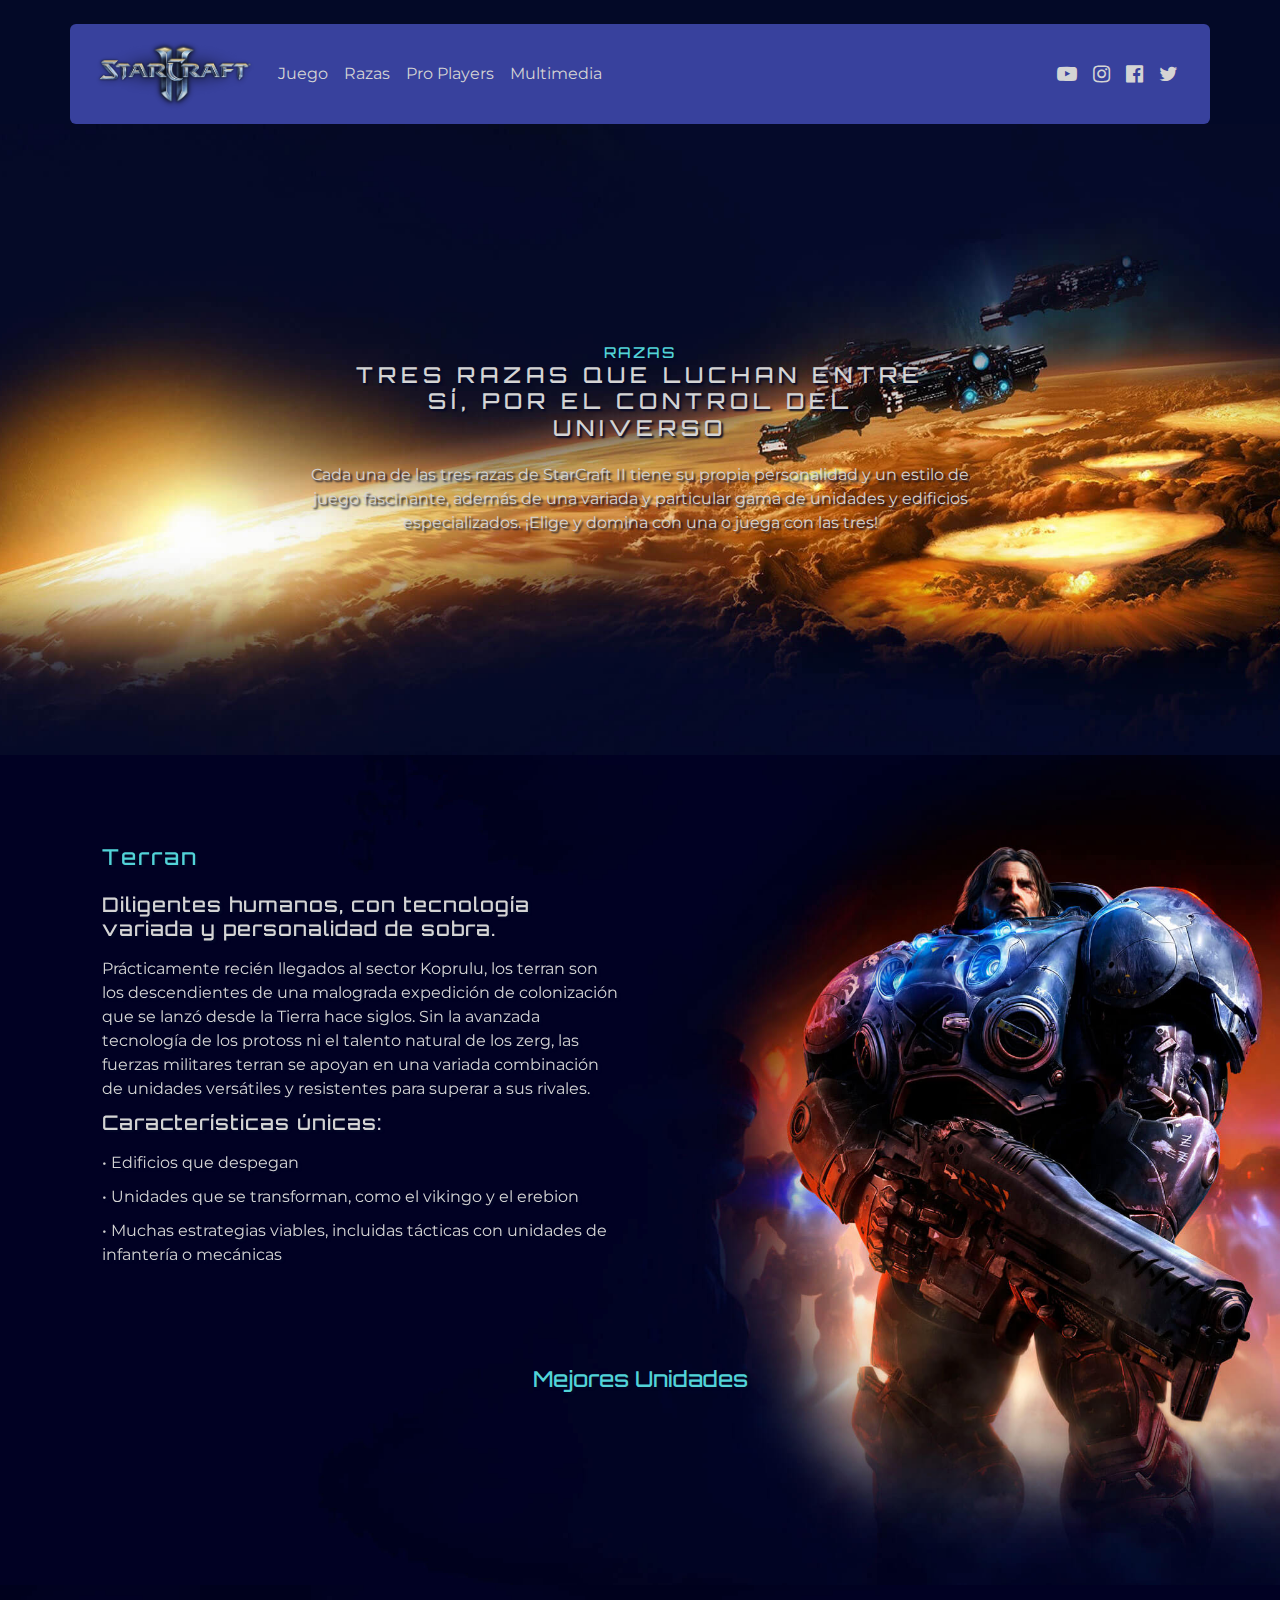
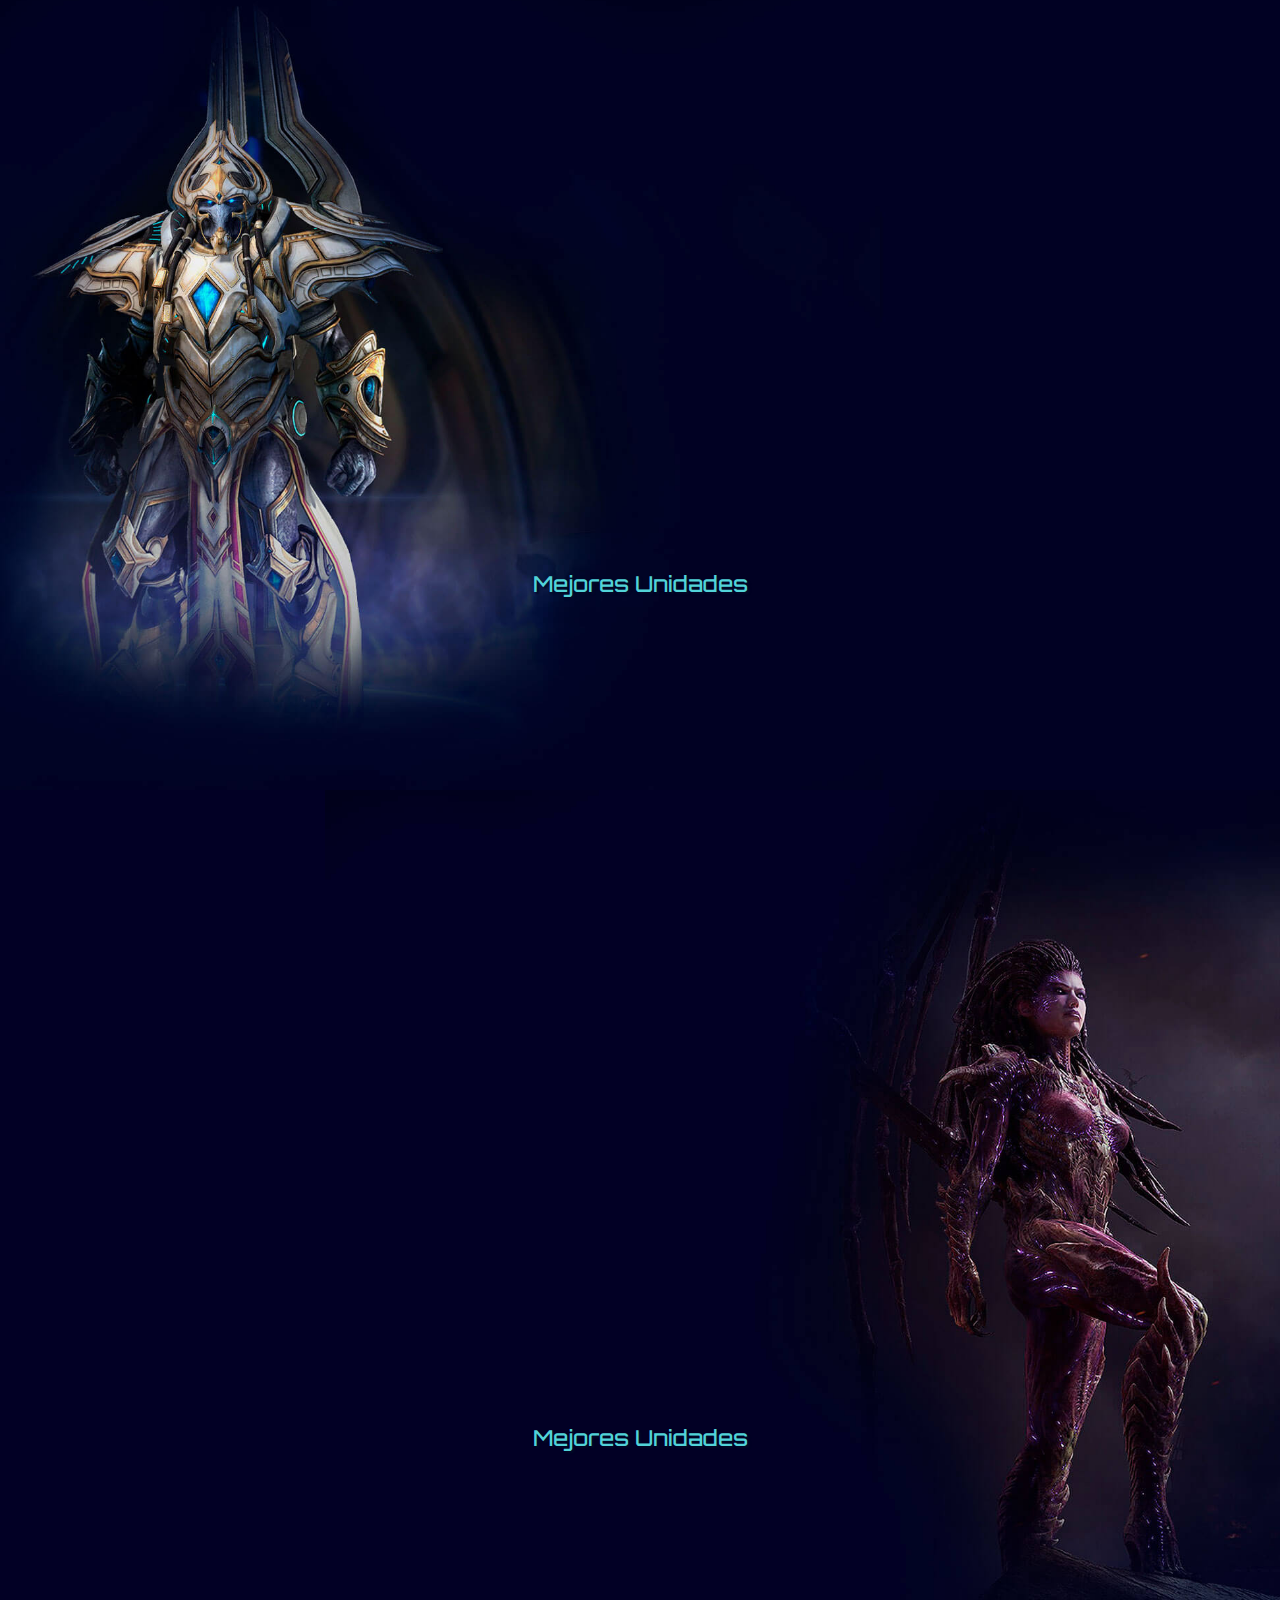
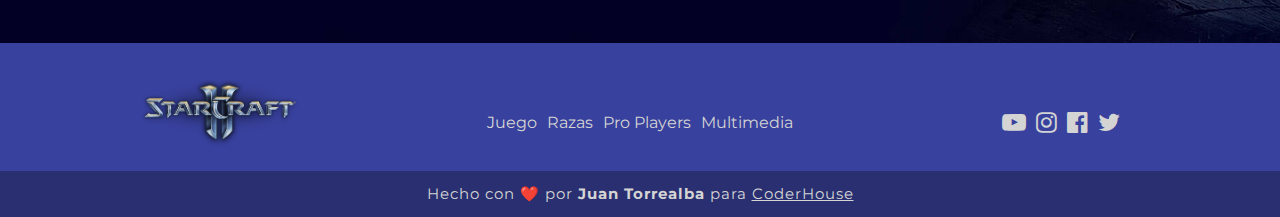
<file: pages/razas.html>
<!DOCTYPE html>
<html lang="es">
<head>
    <meta charset="UTF-8">
    <meta name="viewport" content="width=device-width, initial-scale=1.0">
    <meta name="description" content="Página informativa de StarCraft">
    <meta name="keywords" content="StarCraft, Juego de estratégia, Protoss, Zerg, Terran">
    <meta name="author" content="Juan Torrealba">
    <meta name="robots" content="noindex" />
    <link rel="icon" type="image/x-icon" href="https://jt0rrealba.github.io/starcraft/assets/img-sc-001.png">
    <link href="https://unpkg.com/aos@2.3.1/dist/aos.css" rel="stylesheet">
    <link rel="stylesheet" href="https://cdnjs.cloudflare.com/ajax/libs/font-awesome/4.7.0/css/font-awesome.min.css">
    <link rel="stylesheet" href="../css/bootstrap.min.css">
    <link rel="stylesheet" href="../css/style.min.css">
    <title>StarCraft | Juan Torrealba</title>
</head>
<body>
    
    <!-- Barra de navegación -->
    <header class="header container-lg rounded mt-4 sticky-top">
        <nav class="navbar navbar-expand-lg">
            <div class="container-fluid">
                <a class="navbar-brand" href="https://jt0rrealba.github.io/starcraft/">
                    <img src="https://jt0rrealba.github.io/starcraft/assets/img-sc-001.png" alt="Logo" width="200" height="200">
                </a>
              <button class="navbar-toggler" type="button" data-bs-toggle="collapse" data-bs-target="#navbarNav" aria-controls="navbarNav" aria-expanded="false" aria-label="Toggle navigation">
                <span class="navbar-toggler-icon"></span>
              </button>
              <div class="collapse navbar-collapse" id="navbarNav">
                <ul class="navbar-nav">
                  <li class="nav-item">
                    <a class="nav-link" href="juego.html">Juego</a>
                  </li>
                  <li class="nav-item">
                    <a class="nav-link" href="razas.html">Razas</a>
                  </li>
                  <li class="nav-item">
                    <a class="nav-link" href="proplayers.html">Pro Players</a>
                  </li>
                  <li class="nav-item">
                    <a class="nav-link" href="multimedia.html">Multimedia</a>
                  </li>
                </ul>
                <ul class="navbar-nav redes-sociales">
                    <li class="nav-item">
                      <a class="nav-link" href="https://www.youtube.com/blizzard"><i class="fa fa-youtube-play"></i></a>	
                    </li>
                    <li class="nav-item">
                      <a class="nav-link" href="https://www.instagram.com/blizzard/"><i class="fa fa-instagram"></i></a>	
                    </li>
                    <li class="nav-item">
                      <a class="nav-link" href="https://www.facebook.com/Blizzard/"><i class="fa fa-facebook-official"></i></a>	
                    </li>
                    <li class="nav-item">
                      <a class="nav-link" href="https://twitter.com/Blizzard_Ent"><i class="fa fa-twitter"></i></a>	
                    </li>
                </ul>
              </div>
            </div>
          </nav>
    </header>
    <!-- Fin Barra de navegación -->

    <!-- Hero -->
    <section class="hero-razas">
        <h1><span>Razas</span>Tres razas que luchan entre sí, por el control del universo</h1>
        <p>Cada una de las tres razas de StarCraft II tiene su propia personalidad y un estilo de juego fascinante, además de una variada y particular gama de unidades y edificios especializados. ¡Elige y domina con una o juega con las tres!</p>
    </section>
    <!-- Fin Hero -->

    <!-- Terran -->
    <section class="main-raza terran" id="terrans">
        <div class="main-raza__container container-lg" data-aos="fade-right">
            <div class="main-raza__text">
                <h2>Terran</h2>
                <h3>Diligentes humanos, con tecnología variada y personalidad de sobra.</h3>
                <p>Prácticamente recién llegados al sector Koprulu, los terran son los descendientes de una malograda expedición de colonización que se lanzó desde la Tierra hace siglos. Sin la avanzada tecnología de los protoss ni el talento natural de los zerg, las fuerzas militares terran se apoyan en una variada combinación de unidades versátiles y resistentes para superar a sus rivales.</p>
                <h3>Características únicas:</h3>
                <p>• Edificios que despegan</p>
                <p>• Unidades que se transforman, como el vikingo y el erebion</p>
                <p>• Muchas estrategias viables, incluidas tácticas con unidades de infantería o mecánicas</p>
            </div>
        </div>
        <div class="main-raza__sub-title">
            <h2>Mejores Unidades</h2>
        </div>
        <div class="main-raza__cards container-lg" data-aos="fade-up">
            <div class="main-raza__card rounded">
                <img src="https://jt0rrealba.github.io/starcraft/assets/img-sc-027.png" alt="Img StarCraft" width="200" height="200" loading="lazy">
                <div class="main-raza__text-card">
                    <h3>SOLDADO</h3>
                    <p>Infantería ligera que puede atacar a objetivos aéreos y terrestres. Frágil, pero temible en grandes grupos.</p>
                </div>
            </div>
            <div class="main-raza__card rounded">
                <img src="https://jt0rrealba.github.io/starcraft/assets/img-sc-028.png" alt="Img StarCraft" width="200" height="200" loading="lazy">
                <div class="main-raza__text-card">
                    <h3>TANQUE DE ASEDIO</h3>
                    <p>Una unidad blindada que puede pasar a un modo estacionario para infligir una tremenda cantidad de daño de área.</p>
                </div>
            </div>
            <div class="main-raza__card rounded">
                <img src="https://jt0rrealba.github.io/starcraft/assets/img-sc-029.png" alt="Img StarCraft" width="200" height="200" loading="lazy">
                <div class="main-raza__text-card">
                    <h3>CRUCERO DE BATALLA</h3>
                    <p>Un buque insignia gigante, con devastadores ataques terrestres y aéreos.</p>
                </div>
            </div>
        </div>
    </section>
    <!-- Fin Terran -->

    <!-- Protoss -->
    <section class="main-raza protoss" id="protoss">
        <div class="main-raza__container container-lg" data-aos="fade-left">
            <div class="main-raza__text">
                <h2>Protoss</h2>
                <h3>Antiguos y nobles guerreros, con una Gran Armada y avanzada tecnología psiónica.</h3>
                <p>Durante miles de años, los antiguos y misteriosos protoss han dominado su parte de la galaxia. Los guerreros protoss no tienen igual en cuanto a destreza y coraje, gracias a la combinación de la tecnología con su formidable fuerza psiónica.</p>
                <h3>Características únicas:</h3>
                <p>• Unidades dotadas de escudos que se recargan con el tiempo</p>
                <p>• Unidades individuales superpoderosas, como el coloso y el portanaves</p>
                <p>• Tecnología de portal de distorsión para construir unidades</p>
            </div>
        </div>
        <div class="main-raza__sub-title">
            <h2>Mejores Unidades</h2>
        </div>
        <div class="main-raza__cards container-lg" data-aos="fade-up">
            <div class="main-raza__card rounded">
                <img src="https://jt0rrealba.github.io/starcraft/assets/img-sc-031.png" alt="Img StarCraft" width="200" height="200" loading="lazy">
                <div class="main-raza__text-card">
                    <h3>FANÁTICO</h3>
                    <p>Un atacante cuerpo a cuerpo básico que supone el núcleo de cualquier ejército terrestre protoss.</p>
                </div>
            </div>
            <div class="main-raza__card rounded">
                <img src="https://jt0rrealba.github.io/starcraft/assets/img-sc-032.png" alt="Img StarCraft" width="200" height="200" loading="lazy">
                <div class="main-raza__text-card">
                    <h3>ALTO TEMPLARIO</h3>
                    <p>Avanzado lanzador de hechizos que siembra el caos entre las unidades enemigas agrupadas.</p>
                </div>
            </div>
            <div class="main-raza__card rounded">
                <img src="https://jt0rrealba.github.io/starcraft/assets/img-sc-033.png" alt="Img StarCraft" width="200" height="200" loading="lazy">
                <div class="main-raza__text-card">
                    <h3>PORTANAVES</h3>
                    <p>Un buque insignia que transporta interceptores de corto alcance que atacan unidades aéreas y terrestres.</p>
                </div>
            </div>
        </div>
    </section>
    <!-- Fin Protoss -->

    <!-- Zerg -->
    <section class="main-raza zerg" id="zergs">
        <div class="main-raza__container container-lg" data-aos="fade-right">
            <div class="main-raza__text">
                <h2>Zerg</h2>
                <h3>Un feroz enjambre de bestias despiadadas que devoran mundos.</h3>
                <p>Liderados por la astuta Reina de Espadas, los alienígenas zerg tienen la intención de desatar sus horrores por la galaxia y consumir a todo aquel que se interponga en su camino. Los zerg no utilizan tecnología para crear sus armas, armaduras y naves estelares. En su lugar, esas funciones las cumplen de forma eficiente mediante adaptación biológica y mutación planificada.</p>
                <h3>Características únicas:</h3>
                <p>• Unidades que se pueden enterrar bajo la superficie</p>
                <p>• Enjambres de unidades veloces como los zergling y los mutaliscos</p>
                <p>• Biomateria que cubre las bases zerg con una sustancia biológica nutritiva</p>
            </div>
        </div>
        <div class="main-raza__sub-title">
            <h2>Mejores Unidades</h2>
        </div>
        <div class="main-raza__cards container-lg" data-aos="fade-up">
            <div class="main-raza__card rounded">
                <img src="https://jt0rrealba.github.io/starcraft/assets/img-sc-038.png" alt="Img StarCraft" width="200" height="200" loading="lazy">
                <div class="main-raza__text-card">
                    <h3>ZERGLING</h3>
                    <p>Veloces atacantes cuerpo a cuerpo que se engendran por parejas. Muy útiles para tender emboscadas.</p>
                </div>
            </div>
            <div class="main-raza__card rounded">
                <img src="https://jt0rrealba.github.io/starcraft/assets/img-sc-039.png" alt="Img StarCraft" width="200" height="200" loading="lazy">
                <div class="main-raza__text-card">
                    <h3>MUTALISCO</h3>
                    <p>Unidades aéreas versátiles que atacan a unidades terrestres y aéreas. Son mejores en escaramuzas.</p>
                </div>
            </div>
            <div class="main-raza__card rounded">
                <img src="https://jt0rrealba.github.io/starcraft/assets/img-sc-040.png" alt="Img StarCraft" width="200" height="200" loading="lazy">
                <div class="main-raza__text-card">
                    <h3>ULTRALISCO</h3>
                    <p>Una unidad terrestre gigante que inflige daño de área con sus cuchillas. Tiene mucho aguante.</p>
                </div>
            </div>
        </div>
    </section>
    <!-- Fin Zerg -->

    <!-- Footer -->
    <footer class="footer">
      <div class="footer__container container-lg">
        <div class="footer__item">
          <a class="navbar-brand" href="https://jt0rrealba.github.io/starcraft/">
            <img src="https://jt0rrealba.github.io/starcraft/assets/img-sc-001.png" alt="Logo" width="200" height="200">
          </a>
        </div>
        <div class="footer__item">
          <ul class="navbar-nav">
            <li class="nav-item">
              <a class="nav-link" href="juego.html">Juego</a>
            </li>
            <li class="nav-item">
              <a class="nav-link" href="razas.html">Razas</a>
            </li>
            <li class="nav-item">
              <a class="nav-link" href="proplayers.html">Pro Players</a>
            </li>
            <li class="nav-item">
              <a class="nav-link" href="multimedia.html">Multimedia</a>
            </li>
          </ul>
        </div>
        <div class="footer__item">
          <ul class="navbar-nav redes-sociales">
            <li class="nav-item">
              <a class="nav-link" href="https://www.youtube.com/blizzard"><i class="fa fa-youtube-play"></i></a>	
            </li>
            <li class="nav-item">
              <a class="nav-link" href="https://www.instagram.com/blizzard/"><i class="fa fa-instagram"></i></a>	
            </li>
            <li class="nav-item">
              <a class="nav-link" href="https://www.facebook.com/Blizzard/"><i class="fa fa-facebook-official"></i></a>	
            </li>
            <li class="nav-item">
              <a class="nav-link" href="https://twitter.com/Blizzard_Ent"><i class="fa fa-twitter"></i></a>	
            </li>
          </ul>
        </div>
      </div>
      <div class="footer__proyecto">
        <div class="footer__text">
          <p>Hecho con ❤️ por <strong>Juan Torrealba</strong> para <a href="https://www.coderhouse.com/cl" target="_blank">CoderHouse</a></p>
        </div>
      </div>
    </footer>
    <!-- Fin Footer -->


    <script src="https://unpkg.com/aos@2.3.1/dist/aos.js"></script>
    <script src="../js/bootstrap.bundle.min.js"></script>
    <script>
      AOS.init();
    </script>
</body>
</html>
</file>
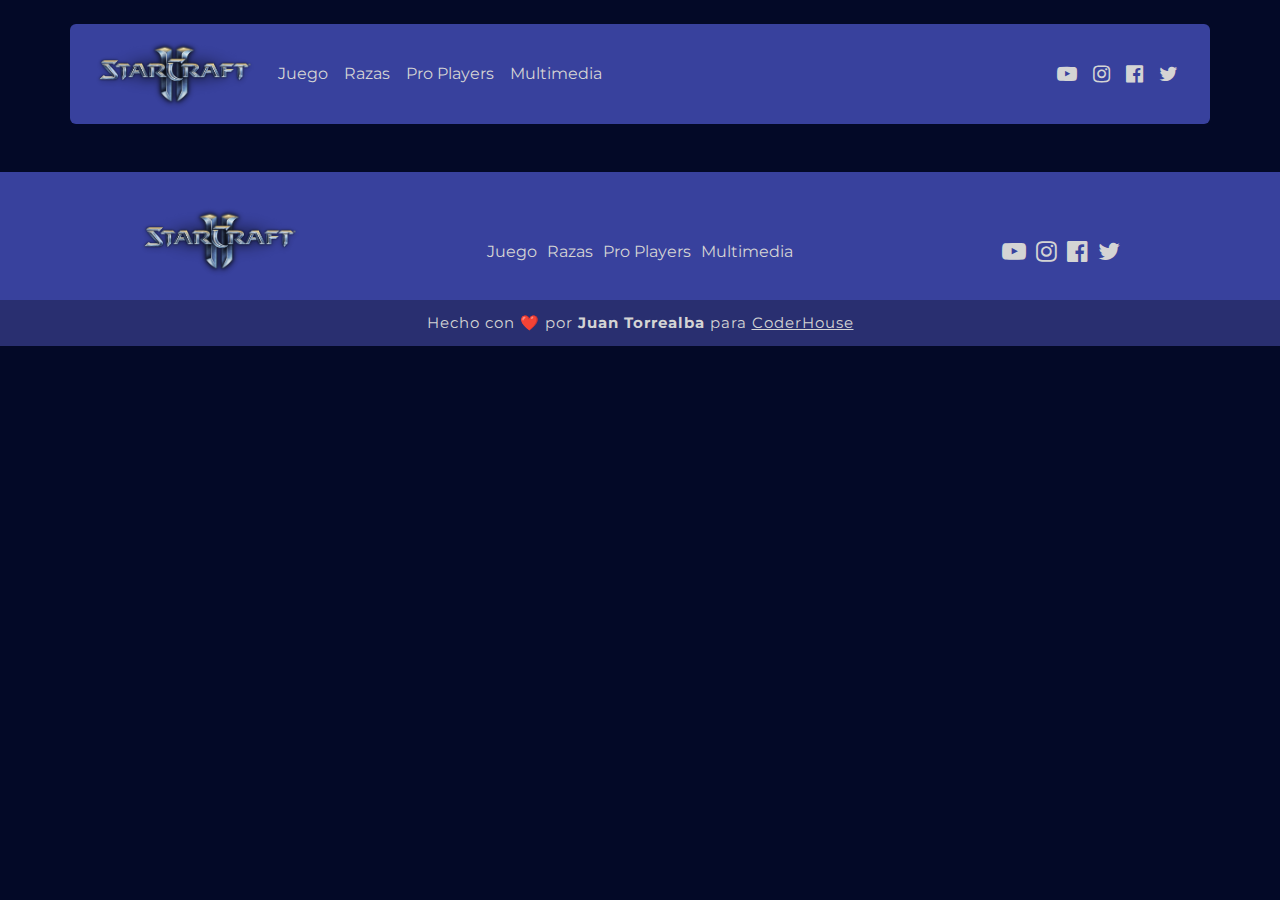
<file: pages/template.html>
<!DOCTYPE html>
<html lang="es">
<head>
    <meta charset="UTF-8">
    <meta name="viewport" content="width=device-width, initial-scale=1.0">
    <link rel="stylesheet" href="https://cdnjs.cloudflare.com/ajax/libs/font-awesome/4.7.0/css/font-awesome.min.css">
    <link rel="stylesheet" href="../css/bootstrap.min.css">
    <link rel="stylesheet" href="../css/style.css">
    <title>StarCraft | Juan Torrealba</title>
</head>
<body>
    
    <!-- Barra de navegación -->
    <header class="header container-lg rounded mt-4 sticky-top">
        <nav class="navbar navbar-expand-lg">
            <div class="container-fluid">
                <a class="navbar-brand" href="https://jt0rrealba.github.io/starcraft/">
                    <img src="../assets/img-sc-001.png" alt="Logo" width="200" height="200">
                </a>
              <button class="navbar-toggler" type="button" data-bs-toggle="collapse" data-bs-target="#navbarNav" aria-controls="navbarNav" aria-expanded="false" aria-label="Toggle navigation">
                <span class="navbar-toggler-icon"></span>
              </button>
              <div class="collapse navbar-collapse" id="navbarNav">
                <ul class="navbar-nav">
                  <li class="nav-item">
                    <a class="nav-link" href="juego.html">Juego</a>
                  </li>
                  <li class="nav-item">
                    <a class="nav-link" href="razas.html">Razas</a>
                  </li>
                  <li class="nav-item">
                    <a class="nav-link" href="proplayers.html">Pro Players</a>
                  </li>
                  <li class="nav-item">
                    <a class="nav-link" href="multimedia.html">Multimedia</a>
                  </li>
                </ul>
                <ul class="navbar-nav redes-sociales">
                    <li class="nav-item">
                      <a class="nav-link" href="https://www.youtube.com/blizzard"><i class="fa fa-youtube-play"></i></a>	
                    </li>
                    <li class="nav-item">
                      <a class="nav-link" href="https://www.instagram.com/blizzard/"><i class="fa fa-instagram"></i></a>	
                    </li>
                    <li class="nav-item">
                      <a class="nav-link" href="https://www.facebook.com/Blizzard/"><i class="fa fa-facebook-official"></i></a>	
                    </li>
                    <li class="nav-item">
                      <a class="nav-link" href="https://twitter.com/Blizzard_Ent"><i class="fa fa-twitter"></i></a>	
                    </li>
                </ul>
              </div>
            </div>
          </nav>
    </header>
    <!-- Fin Barra de navegación -->

   

    <!-- Footer -->
    <footer class="footer mt-5">
      <div class="footer__container container-lg">
        <div class="footer__item">
          <a class="navbar-brand" href="https://jt0rrealba.github.io/starcraft/">
            <img src="../assets/img-sc-001.png" alt="Logo" width="200" height="200">
          </a>
        </div>
        <div class="footer__item">
          <ul class="navbar-nav">
            <li class="nav-item">
              <a class="nav-link" href="juego.html">Juego</a>
            </li>
            <li class="nav-item">
              <a class="nav-link" href="razas.html">Razas</a>
            </li>
            <li class="nav-item">
              <a class="nav-link" href="proplayers.html">Pro Players</a>
            </li>
            <li class="nav-item">
              <a class="nav-link" href="multimedia.html">Multimedia</a>
            </li>
          </ul>
        </div>
        <div class="footer__item">
          <ul class="navbar-nav redes-sociales">
            <li class="nav-item">
              <a class="nav-link" href="https://www.youtube.com/blizzard"><i class="fa fa-youtube-play"></i></a>	
            </li>
            <li class="nav-item">
              <a class="nav-link" href="https://www.instagram.com/blizzard/"><i class="fa fa-instagram"></i></a>	
            </li>
            <li class="nav-item">
              <a class="nav-link" href="https://www.facebook.com/Blizzard/"><i class="fa fa-facebook-official"></i></a>	
            </li>
            <li class="nav-item">
              <a class="nav-link" href="https://twitter.com/Blizzard_Ent"><i class="fa fa-twitter"></i></a>	
            </li>
          </ul>
        </div>
      </div>
      <div class="footer__proyecto">
        <div class="footer__text">
          <p>Hecho con ❤️ por <strong>Juan Torrealba</strong> para <a href="https://www.coderhouse.com/cl" target="_blank">CoderHouse</a></p>
        </div>
      </div>
    </footer>
    <!-- Fin Footer -->


    <script src="../js/bootstrap.bundle.min.js"></script>
</body>
</html>
</file>
<file: css/style.css>
@import url("https://fonts.googleapis.com/css2?family=Montserrat:ital,wght@0,100..900;1,100..900&family=Orbitron:wght@400..900&display=swap");
h1,
h2,
h3,
h4,
h5,
h6 {
  font-family: "Orbitron", sans-serif;
}

p {
  font-family: "Montserrat", sans-serif;
}

img {
  display: block;
  width: 100%;
}

body {
  background-color: #030927;
  font-family: "Montserrat", sans-serif;
}

a {
  cursor: pointer !important;
}

.button {
  text-decoration: none;
  text-transform: uppercase;
  font-weight: bold;
  font-family: "Montserrat", sans-serif;
  background-color: #52D3D8;
  color: #030927;
  padding: 8px 22px;
  border: solid 1px #d4d4d4;
  transition: background-color 0.3s ease;
  cursor: pointer !important;
}

.button:hover {
  background-color: rgba(82, 205, 209, 0.6901960784);
  color: #030927;
}

.header {
  background-color: #38419D;
}
.header img {
  max-width: 160px;
  height: auto;
}
.header a {
  color: #d4d4d4;
}
.header .redes-sociales {
  margin: 0 0 0 auto;
}
.header .redes-sociales .nav-item {
  font-size: 20px;
}
.header .nav-item {
  font-size: 16px;
  font-family: "Montserrat", sans-serif;
}
.header .nav-link:focus,
.header .nav-link:hover {
  color: rgba(82, 205, 209, 0.6901960784);
}
.header .navbar-toggler-icon {
  background-image: url("data:image/svg+xml,%3csvg xmlns='http://www.w3.org/2000/svg' viewBox='0 0 30 30'%3e%3cpath stroke='rgba(212,212,212, 0.7)' stroke-linecap='round' stroke-miterlimit='10' stroke-width='2' d='M4 7h22M4 15h22M4 23h22'/%3e%3c/svg%3e");
}
.header .navbar-toggler {
  border-color: #d4d4d4;
}
.header .navbar-toggler:focus {
  box-shadow: none;
}

@media (max-width: 991px) {
  .header {
    max-width: 90%;
  }
  .header .navbar-nav {
    text-align: center;
    margin-bottom: 20px;
  }
  .redes-sociales {
    flex-direction: row;
    gap: 18px;
    justify-content: center;
  }
  .redes-sociales .nav-item {
    font-size: 24px;
  }
}
.hero {
  height: 360px;
  overflow: hidden;
  position: relative;
}
.hero iframe {
  position: absolute;
  top: 0;
  left: 0;
  width: 100%;
  height: 100%;
  transform: scale(1.9);
}
.hero .text__content {
  position: relative;
  text-align: center;
  width: 100%;
  max-width: 690px;
  margin: 40px auto 0;
}
.hero h1 {
  font-size: 28px;
  color: #d4d4d4;
  letter-spacing: 5px;
  text-shadow: 2px 2px 2px #030927;
}
.hero span {
  color: #52D3D8;
  font-size: 18px;
  display: block;
  letter-spacing: 2px;
}
.hero .button {
  position: absolute;
  bottom: 20%;
  left: calc(50% - 77.6px);
}

@media (max-width: 991px) {
  .hero {
    max-width: 90%;
  }
}
@media (min-width: 991px) {
  .hero {
    height: 520px;
  }
  .hero iframe {
    transform: scale(1.4);
  }
  .hero .text__content {
    margin: 80px auto 0;
  }
}
@media (min-width: 1380px) {
  .hero iframe {
    transform: scale(1.5);
  }
}
.razas {
  background-image: url(../assets/img-sc-002.jpg);
  background-position: center;
  background-size: cover;
  background-repeat: no-repeat;
  padding: 10% 0;
}
.razas h2 {
  font-size: 22px;
  color: #d4d4d4;
  letter-spacing: 5px;
  text-shadow: 2px 2px 2px #030927;
  text-align: center;
  margin: 0 auto 44px;
  padding: 0 20px;
  max-width: 620px;
}
.razas span {
  color: #52D3D8;
  font-size: 15px;
  display: block;
  letter-spacing: 2px;
}
.razas .razas__grid {
  display: grid;
  gap: 32px;
  padding: 0 32px;
}
.razas .razas__item {
  position: relative;
  overflow: hidden;
}
.razas a {
  text-decoration: none;
  cursor: pointer;
  transition: transform 0.3s ease;
}
.razas a:hover {
  transform: scale(1.05);
}
.razas .razas__text {
  width: 100%;
  position: absolute;
  bottom: 36px;
  text-align: center;
  padding: 0 20px;
}
.razas .razas__text h3 {
  color: #d4d4d4;
  font-size: 28px;
  text-shadow: #030927 2px 2px 2px;
  letter-spacing: 4px;
}
.razas .razas__text p {
  margin: 0;
  color: #d4d4d4;
  font-size: 16px;
  text-shadow: #030927 2px 2px 2px;
}
.razas img {
  width: 100%;
  height: auto;
}

@media (min-width: 768px) {
  .razas .razas__grid {
    grid-template-columns: repeat(3, 1fr);
  }
  .razas h2 {
    margin: 0 auto 64px;
  }
}
@media (min-width: 991px) {
  .razas .razas__grid {
    padding: 0;
  }
}
.proPlayers img {
  width: 100%;
  height: auto;
}
.proPlayers .proPlayers__text {
  text-align: center;
  padding: 26px 0;
}
.proPlayers h2 {
  font-size: 22px;
  color: #d4d4d4;
  letter-spacing: 5px;
  text-shadow: 2px 2px 2px #030927;
  text-align: center;
  margin: 0 auto 24px;
  padding: 0 20px;
  max-width: 620px;
}
.proPlayers span {
  color: #52D3D8;
  font-size: 15px;
  display: block;
  letter-spacing: 2px;
}

.multimedia {
  background-image: url(../assets/img-sc-006.jpg);
  background-position: center;
  background-size: cover;
  background-repeat: no-repeat;
  height: 360px;
  padding: 32px 0;
}
.multimedia .multimedia__text {
  text-align: center;
}
.multimedia h2 {
  font-size: 22px;
  color: #d4d4d4;
  letter-spacing: 5px;
  text-shadow: 2px 2px 2px #030927;
  text-align: center;
  margin: 0 auto 24px;
  padding: 0 20px;
  max-width: 620px;
}
.multimedia span {
  color: #52D3D8;
  font-size: 15px;
  display: block;
  letter-spacing: 2px;
}

@media (min-width: 991px) {
  .multimedia {
    background-image: url(../assets/img-sc-007.jpg);
  }
}
.footer {
  background-color: #38419D;
  padding: 32px 0 0;
}
.footer img {
  max-width: 160px;
  height: auto;
  margin: 0 auto 22px;
}
.footer .footer__item {
  text-align: center;
}
.footer a {
  color: #d4d4d4;
}
.footer .nav-item {
  font-size: 16px;
  font-family: "Montserrat", sans-serif;
}
.footer .redes-sociales .nav-item {
  font-size: 20px;
}
.footer .nav-link:focus,
.footer .nav-link:hover {
  color: rgba(82, 205, 209, 0.6901960784);
}
.footer .footer__proyecto {
  background-color: #292f70;
  padding: 12px 20px;
  text-align: center;
}
.footer .footer__proyecto p {
  color: #d4d4d4;
  font-family: "Montserrat", sans-serif;
  font-size: 15px;
  margin: 0;
  letter-spacing: 1px;
}

@media (min-width: 768px) {
  .footer .footer__container {
    display: grid;
    grid-template-columns: 1fr 2fr 1fr;
    gap: 10px;
    align-items: center;
  }
  .footer .navbar-nav {
    display: flex;
    flex-direction: row;
    gap: 10px;
    justify-content: center;
  }
  .footer .redes-sociales .nav-item {
    font-size: 24px;
  }
}
.hero-juego {
  padding: 20% 0;
  background-image: url(../assets/img-sc-015.jpg);
  background-position: center;
  background-size: cover;
  background-repeat: no-repeat;
}
.hero-juego .hero-juego__container {
  padding: 0 20px;
}
.hero-juego .hero-juego__text h1 {
  font-size: 28px;
  color: #d4d4d4;
  letter-spacing: 5px;
  text-shadow: 2px 2px 2px #030927;
  text-align: center;
  margin: 0 auto 18px;
  padding: 0 20px;
  max-width: 620px;
}
.hero-juego .hero-juego__text h1 span {
  color: #52D3D8;
  font-size: 18px;
  display: block;
  letter-spacing: 2px;
}
.hero-juego .hero-juego__text p {
  text-align: center;
  font-size: 16px;
  color: #d4d4d4;
  max-width: 720px;
  margin: 0 auto;
}
.hero-juego h2 {
  font-size: 22px;
  color: #d4d4d4;
  letter-spacing: 5px;
  text-align: center;
  margin: 0 auto 24px;
  padding: 0 20px;
  max-width: 620px;
  text-shadow: 2px 2px 2px #030927;
}
.hero-juego h2 span {
  color: #52D3D8;
  font-size: 15px;
  display: block;
  letter-spacing: 2px;
}
.hero-juego .hero-juego__grid {
  display: grid;
  gap: 22px;
}
.hero-juego .hero-juego__grid img {
  width: 100%;
  height: auto;
  max-width: 280px;
  margin: 0 auto;
  box-shadow: 2px 2px 2px #030927;
}
.hero-juego .hero-juego__grid h3 {
  text-align: center;
  padding: 10px 0;
  letter-spacing: 2px;
  font-size: 22px;
  color: #52D3D8;
  text-shadow: 2px 2px 2px #030927;
}

@media (min-width: 768px) {
  .hero-juego {
    padding: 10% 0;
  }
  .hero-juego .hero-juego__grid {
    grid-template-columns: repeat(3, 1fr);
  }
}
@media (min-width: 992px) {
  .hero-juego {
    padding: 5% 0;
  }
}
.pasos-juego h2 {
  font-size: 22px;
  color: #d4d4d4;
  letter-spacing: 5px;
  text-align: center;
  margin: 0 auto 24px;
  padding: 0 20px;
  max-width: 620px;
}
.pasos-juego h2 span {
  color: #52D3D8;
  font-size: 15px;
  display: block;
  letter-spacing: 2px;
}
.pasos-juego .pasos-juego__grid {
  display: grid;
  gap: 22px;
}
.pasos-juego .pasos-juego__grid img {
  width: 100%;
  height: auto;
}
.pasos-juego .pasos-juego__text {
  text-align: center;
}
.pasos-juego .pasos-juego__text h3 {
  color: #d4d4d4;
  font-size: 20px;
  letter-spacing: 1px;
}
.pasos-juego .pasos-juego__text p {
  color: #d4d4d4;
  font-size: 16px;
}

@media (min-width: 992px) {
  .pasos-juego .pasos-juego__grid {
    grid-template-columns: repeat(2, 1fr);
    align-items: center;
  }
  .pasos-juego .pasos-juego__text {
    text-align: start;
  }
  .pasos-juego .pasos__order {
    order: -1;
  }
}
.descarga-juego {
  background-image: url(../assets/img-sc-023.jpg);
  background-position: center;
  background-size: cover;
  background-repeat: no-repeat;
  height: 360px;
  padding: 32px 0;
}
.descarga-juego .descarga-juego__text {
  text-align: center;
}
.descarga-juego h2 {
  font-size: 22px;
  color: #d4d4d4;
  letter-spacing: 5px;
  text-shadow: 2px 2px 2px #030927;
  text-align: center;
  margin: 0 auto 24px;
  padding: 0 20px;
  max-width: 620px;
}
.descarga-juego span {
  color: #52D3D8;
  font-size: 15px;
  display: block;
  letter-spacing: 2px;
}

@media (min-width: 991px) {
  .descarga-juego {
    background-image: url(../assets/img-sc-022.jpg);
  }
}
.hero-razas {
  background-image: url(../assets/img-sc-024.jpg);
  background-position: center top;
  background-size: cover;
  background-repeat: no-repeat;
  padding: 120px 0;
}
.hero-razas h1 {
  font-size: 22px;
  color: #d4d4d4;
  letter-spacing: 5px;
  text-shadow: 2px 2px 2px #030927;
  text-align: center;
  margin: 0 auto;
  padding: 0 20px;
  max-width: 620px;
  text-transform: uppercase;
}
.hero-razas span {
  color: #52D3D8;
  font-size: 15px;
  display: block;
  letter-spacing: 2px;
}
.hero-razas p {
  color: #d4d4d4;
  text-align: center;
  font-size: 16px;
  max-width: 720px;
  padding: 0 20px;
  margin: 22px auto 0;
  text-shadow: 2px 2px 2px #030927;
}

@media (min-width: 991px) {
  .hero-razas {
    padding: 220px 0;
  }
}
@media (min-width: 1540px) {
  .hero-razas {
    padding: 280px 0;
  }
}
.main-raza {
  background-image: url(../assets/img-sc-030.jpg);
  background-position: right;
  background-size: cover;
  background-repeat: no-repeat;
}
.main-raza .main-raza__text {
  padding: 32px 42px 32px 0;
}
.main-raza .main-raza__text h2 {
  font-size: 22px;
  color: #52D3D8;
  letter-spacing: 2px;
  margin-bottom: 22px;
  text-shadow: 2px 2px 2px #030927;
}
.main-raza .main-raza__text h3 {
  font-size: 20px;
  color: #d4d4d4;
  letter-spacing: 1px;
  margin-bottom: 16px;
  text-shadow: 2px 2px 2px #030927;
}
.main-raza .main-raza__text p {
  font-size: 16px;
  color: #d4d4d4;
  margin-bottom: 10px;
  text-shadow: 2px 2px 2px #030927;
}

@media (min-width: 650px) {
  .main-raza .main-raza__text {
    padding: 42px 25% 42px 0;
  }
}
@media (min-width: 768px) {
  .main-raza {
    background-image: url(../assets/img-sc-025.jpg);
    background-position: right top;
  }
  .main-raza .main-raza__container {
    display: grid;
    grid-template-columns: 1fr 1fr;
  }
  .main-raza .main-raza__text {
    padding: 16% 20px;
  }
  .main-raza .protoss .main-raza__text {
    grid-column: 2/3;
  }
}
.main-raza .main-raza__sub-title {
  margin-bottom: 26px;
}
.main-raza .main-raza__sub-title h2 {
  text-align: center;
  font-size: 22px;
  color: #52D3D8;
  text-shadow: 2px 2px 2px #030927;
}
.main-raza .main-raza__card {
  display: grid;
  grid-template-columns: 1fr 2fr;
  gap: 10px;
  margin-bottom: 22px;
  background-color: #292f70;
  padding: 16px 10px;
  align-items: center;
}
.main-raza .main-raza__card img {
  width: 100%;
  max-width: 180px;
  height: auto;
  margin: 0 auto;
}
.main-raza .main-raza__card h3 {
  font-size: 18px;
  color: #d4d4d4;
  letter-spacing: 1px;
  margin-bottom: 16px;
  text-shadow: 2px 2px 2px #030927;
  margin-bottom: 6px;
}
.main-raza .main-raza__card p {
  font-size: 14px;
  color: #d4d4d4;
  margin-bottom: 10px;
  text-shadow: 2px 2px 2px #030927;
  margin-bottom: 0;
}

@media (min-width: 768px) {
  .main-raza .main-raza__cards {
    display: grid;
    grid-template-columns: repeat(3, 1fr);
    gap: 10px;
  }
}
.main-raza.protoss {
  background-image: url(../assets/img-sc-037.jpg);
  background-position: right top;
}

.main-raza.zerg {
  background-image: url(../assets/img-sc-041.jpg);
}

@media (min-width: 768px) {
  .main-raza.protoss {
    background-image: url(../assets/img-sc-034.jpg);
    background-position: left top;
  }
  .main-raza.protoss .main-raza__text {
    grid-column: 2/3;
  }
  .main-raza.zerg {
    background-image: url(../assets/img-sc-042.jpg);
  }
}
.hero-proPlayers {
  background-image: url(../assets/img-sc-044.jpg);
  background-position: center;
  background-size: cover;
  background-repeat: no-repeat;
  height: 480px;
}

@media (min-width: 991px) {
  .hero-proPlayers {
    background-image: url(../assets/img-sc-043.jpg);
  }
}
.hero-proPlayers__text h1 {
  font-size: 22px;
  color: #d4d4d4;
  letter-spacing: 5px;
  text-align: center;
  margin: 0 auto;
  padding: 0 20px;
  max-width: 620px;
  text-transform: uppercase;
}
.hero-proPlayers__text span {
  color: #52D3D8;
  font-size: 15px;
  display: block;
  letter-spacing: 2px;
}

.main__poproPlayers .main__top {
  background-image: url(../assets/img-sc-045.jpg);
  background-position: center right;
  background-size: cover;
  background-repeat: no-repeat;
  padding: 32px 20px;
}
.main__poproPlayers .main__top .main__top-uno h3 {
  color: #d4d4d4;
  font-size: 14px;
  letter-spacing: 1px;
}
.main__poproPlayers .main__top .main__top-uno h3 span {
  color: #52D3D8;
  font-size: 18px;
}

@media (min-width: 768px) {
  .main__poproPlayers .main__top {
    background-image: url(../assets/img-sc-046.jpg);
    padding: 52px 32px;
  }
  .main__poproPlayers .main__top .main__top-uno h3 {
    font-size: 16px;
    letter-spacing: 2px;
  }
  .main__poproPlayers .main__top .main__top-uno h3 span {
    font-size: 22px;
  }
}
.hero-multimedia {
  background-image: url(../assets/img-sc-051.jpg);
  background-position: center top;
  background-size: cover;
  background-repeat: no-repeat;
  padding: 60px 0;
}
.hero-multimedia h1 {
  font-size: 22px;
  color: #d4d4d4;
  letter-spacing: 5px;
  text-shadow: 2px 2px 2px #030927;
  text-align: center;
  margin: 0 auto;
  padding: 0 20px;
  max-width: 620px;
  text-transform: uppercase;
}
.hero-multimedia span {
  color: #52D3D8;
  font-size: 15px;
  display: block;
  letter-spacing: 2px;
}
.hero-multimedia p {
  color: #d4d4d4;
  text-align: center;
  font-size: 16px;
  max-width: 720px;
  padding: 0 20px;
  margin: 22px auto 0;
  text-shadow: 2px 2px 2px #030927;
}
.hero-multimedia img {
  width: 100%;
  height: auto;
}

@media (min-width: 991px) {
  .hero-multimedia {
    padding: 80px 0;
  }
}
@media (min-width: 1540px) {
  .hero-multimedia {
    padding: 120px 0;
  }
}
.galeria__title h2 {
  font-size: 20px;
  color: #d4d4d4;
  letter-spacing: 5px;
  text-shadow: 2px 2px 2px #030927;
  text-align: center;
  margin: 0 auto;
  padding: 0 20px;
  max-width: 620px;
  text-transform: uppercase;
}
.galeria__title span {
  color: #52D3D8;
  font-size: 15px;
  display: block;
  letter-spacing: 2px;
}

.galeria-multimedia {
  margin: 32px auto;
}
.galeria-multimedia img {
  width: 100%;
  height: auto;
}/*# sourceMappingURL=style.css.map */
</file>
<file: css/style.min.css>
@import url(https://fonts.googleapis.com/css2?family=Montserrat:ital,wght@0,100..900;1,100..900&family=Orbitron:wght@400..900&display=swap);h1,h2,h3,h4,h5,h6{font-family:"Orbitron",sans-serif}p{font-family:"Montserrat",sans-serif}img{display:block;width:100%}body{background-color:#030927;font-family:"Montserrat",sans-serif}.button{text-decoration:none;text-transform:uppercase;font-weight:700;font-family:"Montserrat",sans-serif;background-color:#52D3D8;color:#030927;padding:8px 22px;border:solid 1px #d4d4d4;transition:background-color 0.3s ease;cursor:pointer}.button:hover{background-color:rgb(82 205 209 / .6901960784);color:#030927}.header{background-color:#38419D}.header img{max-width:160px;height:auto}.header a{color:#d4d4d4}.header .redes-sociales{margin:0 0 0 auto}.header .redes-sociales .nav-item{font-size:20px}.header .nav-item{font-size:16px;font-family:"Montserrat",sans-serif}.header .nav-link:focus,.header .nav-link:hover{color:rgb(82 205 209 / .6901960784)}.header .navbar-toggler-icon{background-image:url("data:image/svg+xml,%3csvg xmlns='http://www.w3.org/2000/svg' viewBox='0 0 30 30'%3e%3cpath stroke='rgba(212,212,212, 0.7)' stroke-linecap='round' stroke-miterlimit='10' stroke-width='2' d='M4 7h22M4 15h22M4 23h22'/%3e%3c/svg%3e")}.header .navbar-toggler{border-color:#d4d4d4}.header .navbar-toggler:focus{box-shadow:none}@media (max-width:991px){.header{max-width:90%}.header .navbar-nav{text-align:center;margin-bottom:20px}.redes-sociales{flex-direction:row;gap:18px;justify-content:center}.redes-sociales .nav-item{font-size:24px}}.hero{height:360px;overflow:hidden;position:relative}.hero iframe{position:absolute;top:0;left:0;width:100%;height:100%;transform:scale(1.9)}.hero .text__content{position:relative;text-align:center;width:100%;max-width:690px;margin:40px auto 0}.hero h1{font-size:28px;color:#d4d4d4;letter-spacing:5px;text-shadow:2px 2px 2px #030927}.hero span{color:#52D3D8;font-size:18px;display:block;letter-spacing:2px}.hero .button{position:absolute;bottom:20%;left:calc(50% - 77.6px)}@media (max-width:991px){.hero{max-width:90%}}@media (min-width:991px){.hero{height:520px}.hero iframe{transform:scale(1.4)}.hero .text__content{margin:80px auto 0}}@media (min-width:1380px){.hero iframe{transform:scale(1.5)}}.razas{background-image:url(../assets/img-sc-002.jpg);background-position:center;background-size:cover;background-repeat:no-repeat;padding:10% 0}.razas h2{font-size:22px;color:#d4d4d4;letter-spacing:5px;text-shadow:2px 2px 2px #030927;text-align:center;margin:0 auto 44px;padding:0 20px;max-width:620px}.razas span{color:#52D3D8;font-size:15px;display:block;letter-spacing:2px}.razas .razas__grid{display:grid;gap:32px;padding:0 32px}.razas .razas__item{position:relative;overflow:hidden}.razas a{text-decoration:none;cursor:pointer;transition:transform 0.3s ease}.razas a:hover{transform:scale(1.05)}.razas .razas__text{width:100%;position:absolute;bottom:36px;text-align:center;padding:0 20px}.razas .razas__text h3{color:#d4d4d4;font-size:28px;text-shadow:#030927 2px 2px 2px;letter-spacing:4px}.razas .razas__text p{margin:0;color:#d4d4d4;font-size:16px;text-shadow:#030927 2px 2px 2px}.razas img{width:100%;height:auto}@media (min-width:768px){.razas .razas__grid{grid-template-columns:repeat(3,1fr)}.razas h2{margin:0 auto 64px}}@media (min-width:991px){.razas .razas__grid{padding:0}}.proPlayers img{width:100%;height:auto}.proPlayers .proPlayers__text{text-align:center;padding:26px 0}.proPlayers h2{font-size:22px;color:#d4d4d4;letter-spacing:5px;text-shadow:2px 2px 2px #030927;text-align:center;margin:0 auto 24px;padding:0 20px;max-width:620px}.proPlayers span{color:#52D3D8;font-size:15px;display:block;letter-spacing:2px}.multimedia{background-image:url(../assets/img-sc-006.jpg);background-position:center;background-size:cover;background-repeat:no-repeat;height:360px;padding:32px 0}.multimedia .multimedia__text{text-align:center}.multimedia h2{font-size:22px;color:#d4d4d4;letter-spacing:5px;text-shadow:2px 2px 2px #030927;text-align:center;margin:0 auto 24px;padding:0 20px;max-width:620px}.multimedia span{color:#52D3D8;font-size:15px;display:block;letter-spacing:2px}@media (min-width:991px){.multimedia{background-image:url(../assets/img-sc-007.jpg)}}.footer{background-color:#38419D;padding:32px 0 0}.footer img{max-width:160px;height:auto;margin:0 auto 22px}.footer .footer__item{text-align:center}.footer a{color:#d4d4d4}.footer .nav-item{font-size:16px;font-family:"Montserrat",sans-serif}.footer .redes-sociales .nav-item{font-size:20px}.footer .nav-link:focus,.footer .nav-link:hover{color:rgb(82 205 209 / .6901960784)}.footer .footer__proyecto{background-color:#292f70;padding:12px 20px;text-align:center}.footer .footer__proyecto p{color:#d4d4d4;font-family:"Montserrat",sans-serif;font-size:15px;margin:0;letter-spacing:1px}@media (min-width:768px){.footer .footer__container{display:grid;grid-template-columns:1fr 2fr 1fr;gap:10px;align-items:center}.footer .navbar-nav{display:flex;flex-direction:row;gap:10px;justify-content:center}.footer .redes-sociales .nav-item{font-size:24px}}.hero-juego{padding:20% 0;background-image:url(../assets/img-sc-015.jpg);background-position:center;background-size:cover;background-repeat:no-repeat}.hero-juego .hero-juego__container{padding:0 20px}.hero-juego .hero-juego__text h1{font-size:28px;color:#d4d4d4;letter-spacing:5px;text-shadow:2px 2px 2px #030927;text-align:center;margin:0 auto 18px;padding:0 20px;max-width:620px}.hero-juego .hero-juego__text h1 span{color:#52D3D8;font-size:18px;display:block;letter-spacing:2px}.hero-juego .hero-juego__text p{text-align:center;font-size:16px;color:#d4d4d4;max-width:720px;margin:0 auto}.hero-juego h2{font-size:22px;color:#d4d4d4;letter-spacing:5px;text-align:center;margin:0 auto 24px;padding:0 20px;max-width:620px;text-shadow:2px 2px 2px #030927}.hero-juego h2 span{color:#52D3D8;font-size:15px;display:block;letter-spacing:2px}.hero-juego .hero-juego__grid{display:grid;gap:22px}.hero-juego .hero-juego__grid img{width:100%;height:auto;max-width:280px;margin:0 auto;box-shadow:2px 2px 2px #030927}.hero-juego .hero-juego__grid h3{text-align:center;padding:10px 0;letter-spacing:2px;font-size:22px;color:#52D3D8;text-shadow:2px 2px 2px #030927}@media (min-width:768px){.hero-juego{padding:10% 0}.hero-juego .hero-juego__grid{grid-template-columns:repeat(3,1fr)}}@media (min-width:992px){.hero-juego{padding:5% 0}}.pasos-juego h2{font-size:22px;color:#d4d4d4;letter-spacing:5px;text-align:center;margin:0 auto 24px;padding:0 20px;max-width:620px}.pasos-juego h2 span{color:#52D3D8;font-size:15px;display:block;letter-spacing:2px}.pasos-juego .pasos-juego__grid{display:grid;gap:22px}.pasos-juego .pasos-juego__grid img{width:100%;height:auto}.pasos-juego .pasos-juego__text{text-align:center}.pasos-juego .pasos-juego__text h3{color:#d4d4d4;font-size:20px;letter-spacing:1px}.pasos-juego .pasos-juego__text p{color:#d4d4d4;font-size:16px}@media (min-width:992px){.pasos-juego .pasos-juego__grid{grid-template-columns:repeat(2,1fr);align-items:center}.pasos-juego .pasos-juego__text{text-align:start}.pasos-juego .pasos__order{order:-1}}.descarga-juego{background-image:url(../assets/img-sc-023.jpg);background-position:center;background-size:cover;background-repeat:no-repeat;height:360px;padding:32px 0}.descarga-juego .descarga-juego__text{text-align:center}.descarga-juego h2{font-size:22px;color:#d4d4d4;letter-spacing:5px;text-shadow:2px 2px 2px #030927;text-align:center;margin:0 auto 24px;padding:0 20px;max-width:620px}.descarga-juego span{color:#52D3D8;font-size:15px;display:block;letter-spacing:2px}@media (min-width:991px){.descarga-juego{background-image:url(../assets/img-sc-022.jpg)}}.hero-razas{background-image:url(../assets/img-sc-024.jpg);background-position:center top;background-size:cover;background-repeat:no-repeat;padding:120px 0}.hero-razas h1{font-size:22px;color:#d4d4d4;letter-spacing:5px;text-shadow:2px 2px 2px #030927;text-align:center;margin:0 auto;padding:0 20px;max-width:620px;text-transform:uppercase}.hero-razas span{color:#52D3D8;font-size:15px;display:block;letter-spacing:2px}.hero-razas p{color:#d4d4d4;text-align:center;font-size:16px;max-width:720px;padding:0 20px;margin:22px auto 0;text-shadow:2px 2px 2px #030927}@media (min-width:991px){.hero-razas{padding:220px 0}}@media (min-width:1540px){.hero-razas{padding:280px 0}}.main-raza{background-image:url(../assets/img-sc-030.jpg);background-position:right;background-size:cover;background-repeat:no-repeat}.main-raza .main-raza__text{padding:32px 42px 32px 0}.main-raza .main-raza__text h2{font-size:22px;color:#52D3D8;letter-spacing:2px;margin-bottom:22px;text-shadow:2px 2px 2px #030927}.main-raza .main-raza__text h3{font-size:20px;color:#d4d4d4;letter-spacing:1px;margin-bottom:16px;text-shadow:2px 2px 2px #030927}.main-raza .main-raza__text p{font-size:16px;color:#d4d4d4;margin-bottom:10px;text-shadow:2px 2px 2px #030927}@media (min-width:650px){.main-raza .main-raza__text{padding:42px 25% 42px 0}}@media (min-width:768px){.main-raza{background-image:url(../assets/img-sc-025.jpg);background-position:right top}.main-raza .main-raza__container{display:grid;grid-template-columns:1fr 1fr}.main-raza .main-raza__text{padding:16% 20px}.main-raza .protoss .main-raza__text{grid-column:2/3}}.main-raza .main-raza__sub-title{margin-bottom:26px}.main-raza .main-raza__sub-title h2{text-align:center;font-size:22px;color:#52D3D8;text-shadow:2px 2px 2px #030927}.main-raza .main-raza__card{display:grid;grid-template-columns:1fr 2fr;gap:10px;margin-bottom:22px;background-color:#292f70;padding:16px 10px;align-items:center}.main-raza .main-raza__card img{width:100%;max-width:180px;height:auto;margin:0 auto}.main-raza .main-raza__card h3{font-size:18px;color:#d4d4d4;letter-spacing:1px;margin-bottom:16px;text-shadow:2px 2px 2px #030927;margin-bottom:6px}.main-raza .main-raza__card p{font-size:14px;color:#d4d4d4;margin-bottom:10px;text-shadow:2px 2px 2px #030927;margin-bottom:0}@media (min-width:768px){.main-raza .main-raza__cards{display:grid;grid-template-columns:repeat(3,1fr);gap:10px}}.main-raza.protoss{background-image:url(../assets/img-sc-037.jpg);background-position:right top}.main-raza.zerg{background-image:url(../assets/img-sc-041.jpg)}@media (min-width:768px){.main-raza.protoss{background-image:url(../assets/img-sc-034.jpg);background-position:left top}.main-raza.protoss .main-raza__text{grid-column:2/3}.main-raza.zerg{background-image:url(../assets/img-sc-042.jpg)}}.hero-proPlayers{background-image:url(../assets/img-sc-044.jpg);background-position:center;background-size:cover;background-repeat:no-repeat;height:480px}@media (min-width:991px){.hero-proPlayers{background-image:url(../assets/img-sc-043.jpg)}}.hero-proPlayers__text h1{font-size:22px;color:#d4d4d4;letter-spacing:5px;text-align:center;margin:0 auto;padding:0 20px;max-width:620px;text-transform:uppercase}.hero-proPlayers__text span{color:#52D3D8;font-size:15px;display:block;letter-spacing:2px}.main__poproPlayers .main__top{background-image:url(../assets/img-sc-045.jpg);background-position:center right;background-size:cover;background-repeat:no-repeat;padding:32px 20px}.main__poproPlayers .main__top .main__top-uno h3{color:#d4d4d4;font-size:14px;letter-spacing:1px}.main__poproPlayers .main__top .main__top-uno h3 span{color:#52D3D8;font-size:18px}@media (min-width:768px){.main__poproPlayers .main__top{background-image:url(../assets/img-sc-046.jpg);padding:52px 32px}.main__poproPlayers .main__top .main__top-uno h3{font-size:16px;letter-spacing:2px}.main__poproPlayers .main__top .main__top-uno h3 span{font-size:22px}}.hero-multimedia{background-image:url(../assets/img-sc-051.jpg);background-position:center top;background-size:cover;background-repeat:no-repeat;padding:60px 0}.hero-multimedia h1{font-size:22px;color:#d4d4d4;letter-spacing:5px;text-shadow:2px 2px 2px #030927;text-align:center;margin:0 auto;padding:0 20px;max-width:620px;text-transform:uppercase}.hero-multimedia span{color:#52D3D8;font-size:15px;display:block;letter-spacing:2px}.hero-multimedia p{color:#d4d4d4;text-align:center;font-size:16px;max-width:720px;padding:0 20px;margin:22px auto 0;text-shadow:2px 2px 2px #030927}.hero-multimedia img{width:100%;height:auto}@media (min-width:991px){.hero-multimedia{padding:80px 0}}@media (min-width:1540px){.hero-multimedia{padding:120px 0}}.galeria__title h2{font-size:20px;color:#d4d4d4;letter-spacing:5px;text-shadow:2px 2px 2px #030927;text-align:center;margin:0 auto;padding:0 20px;max-width:620px;text-transform:uppercase}.galeria__title span{color:#52D3D8;font-size:15px;display:block;letter-spacing:2px}.galeria-multimedia{margin:32px auto}.galeria-multimedia img{width:100%;height:auto}
</file>
